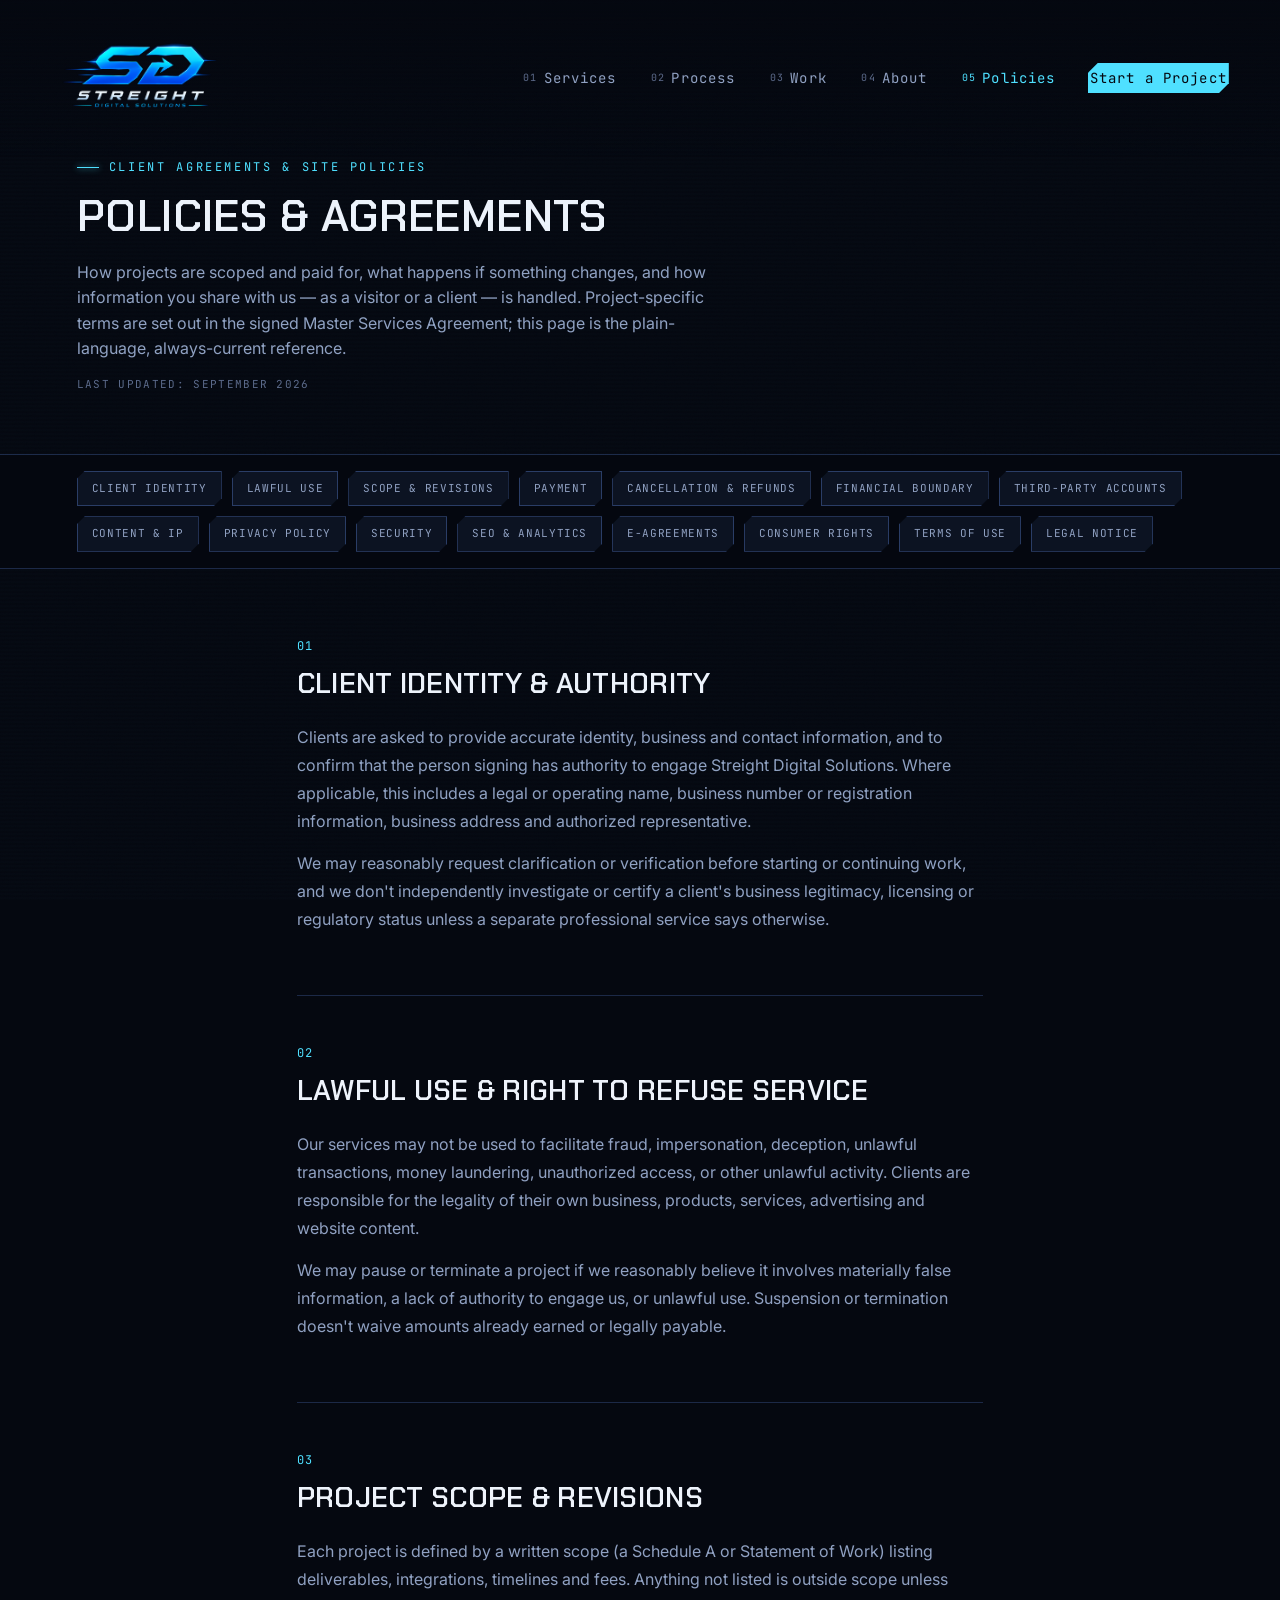
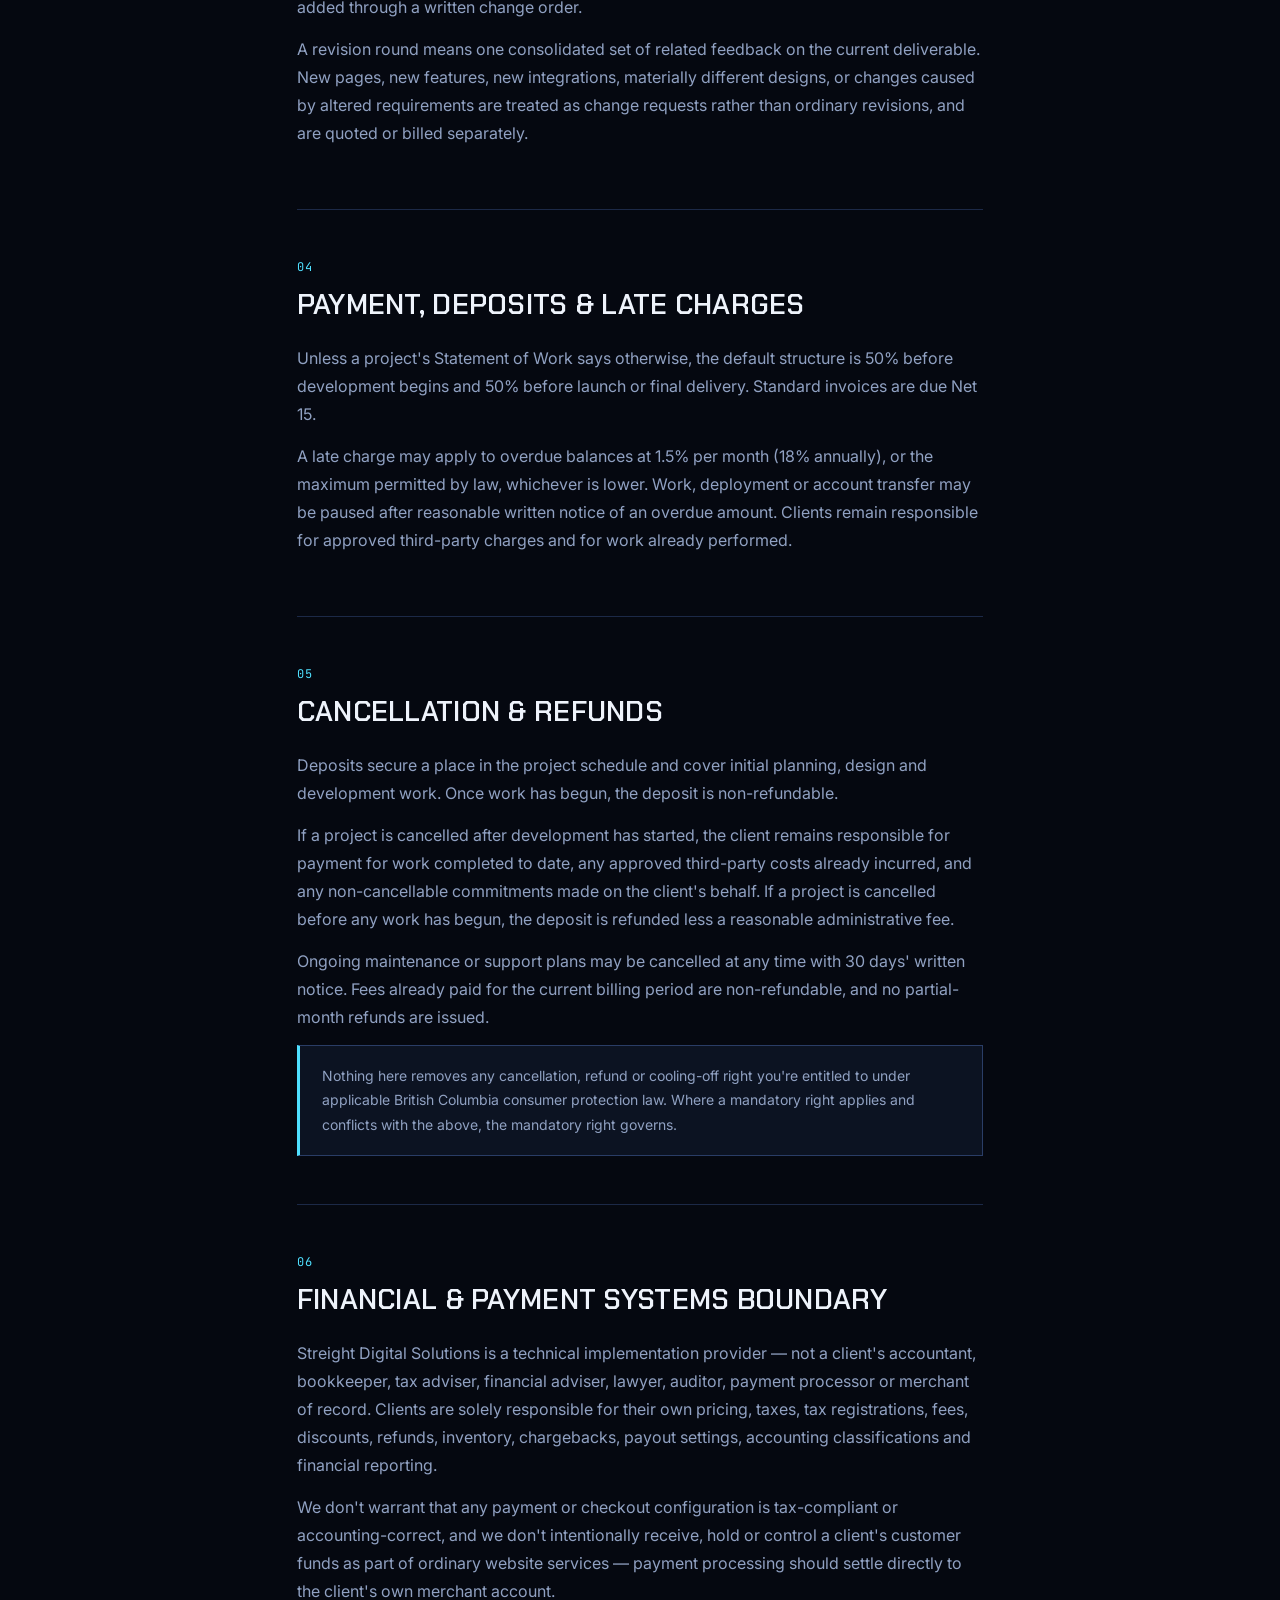
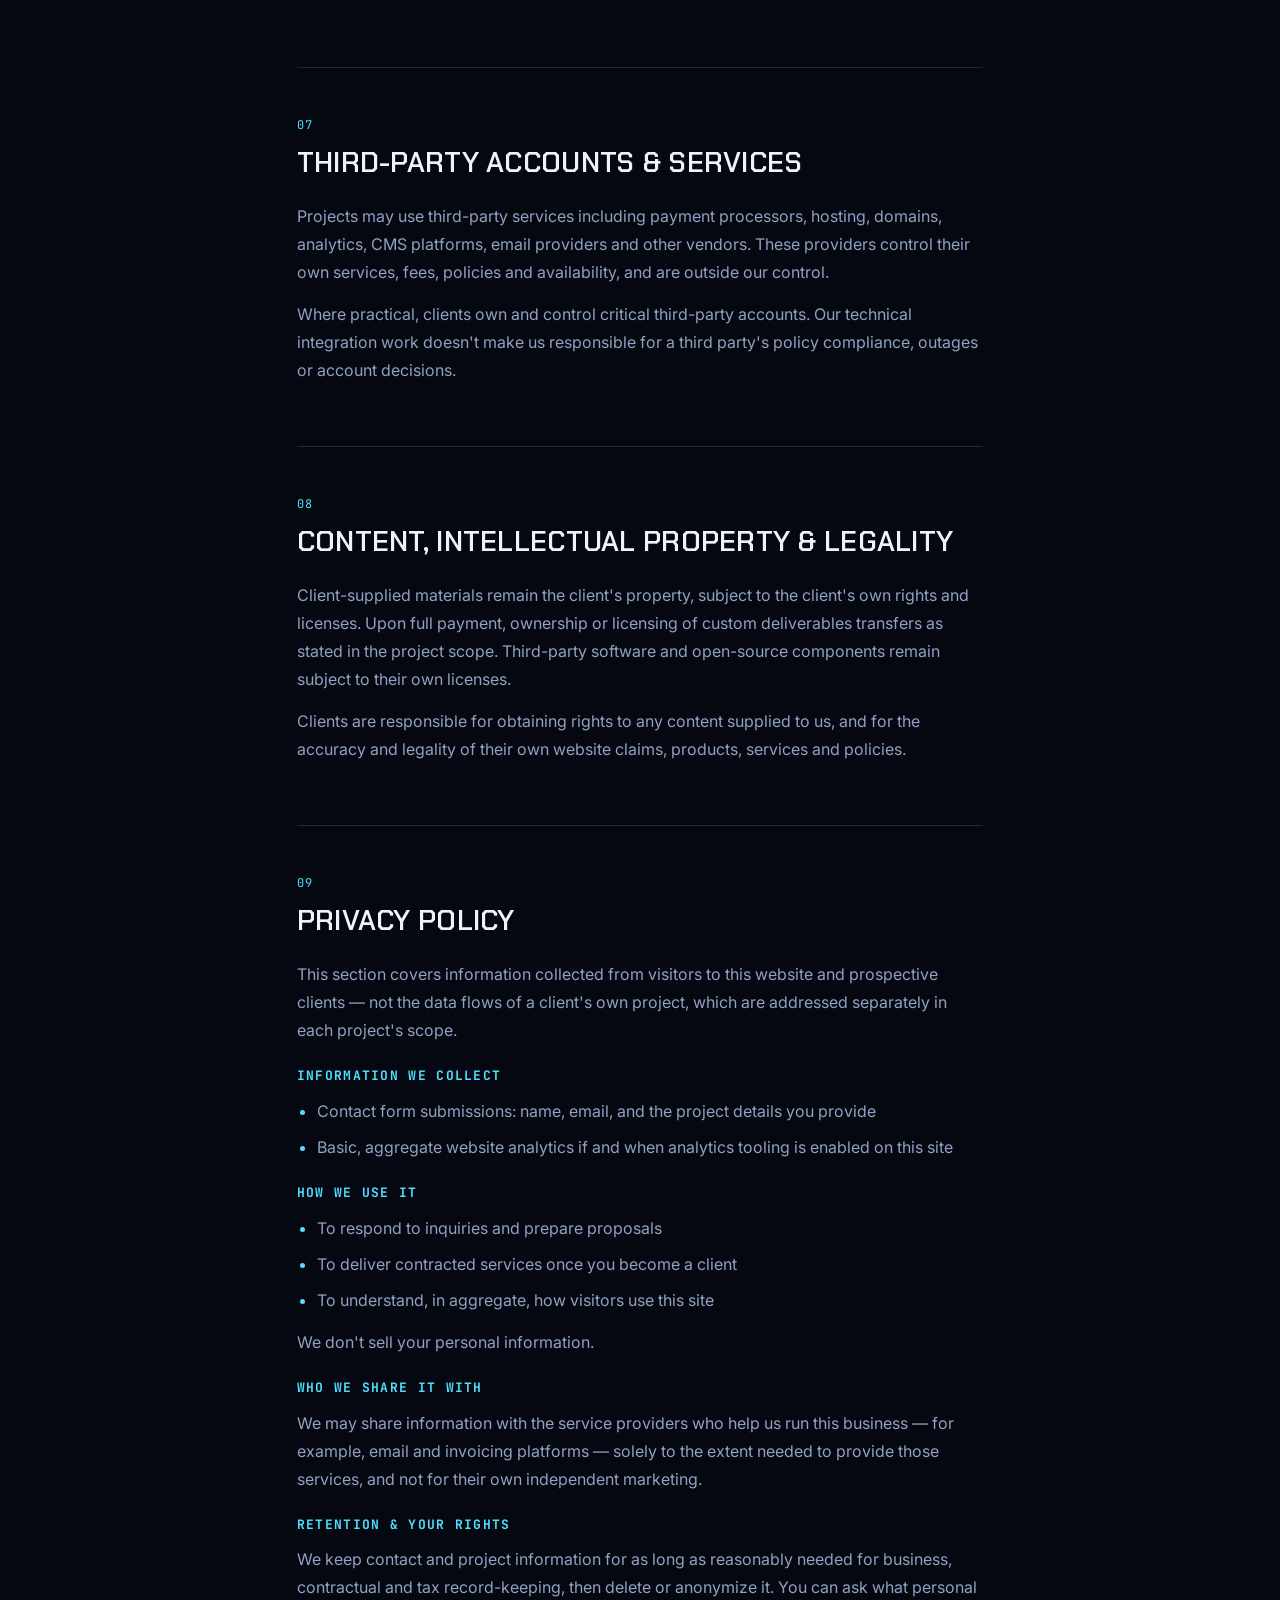
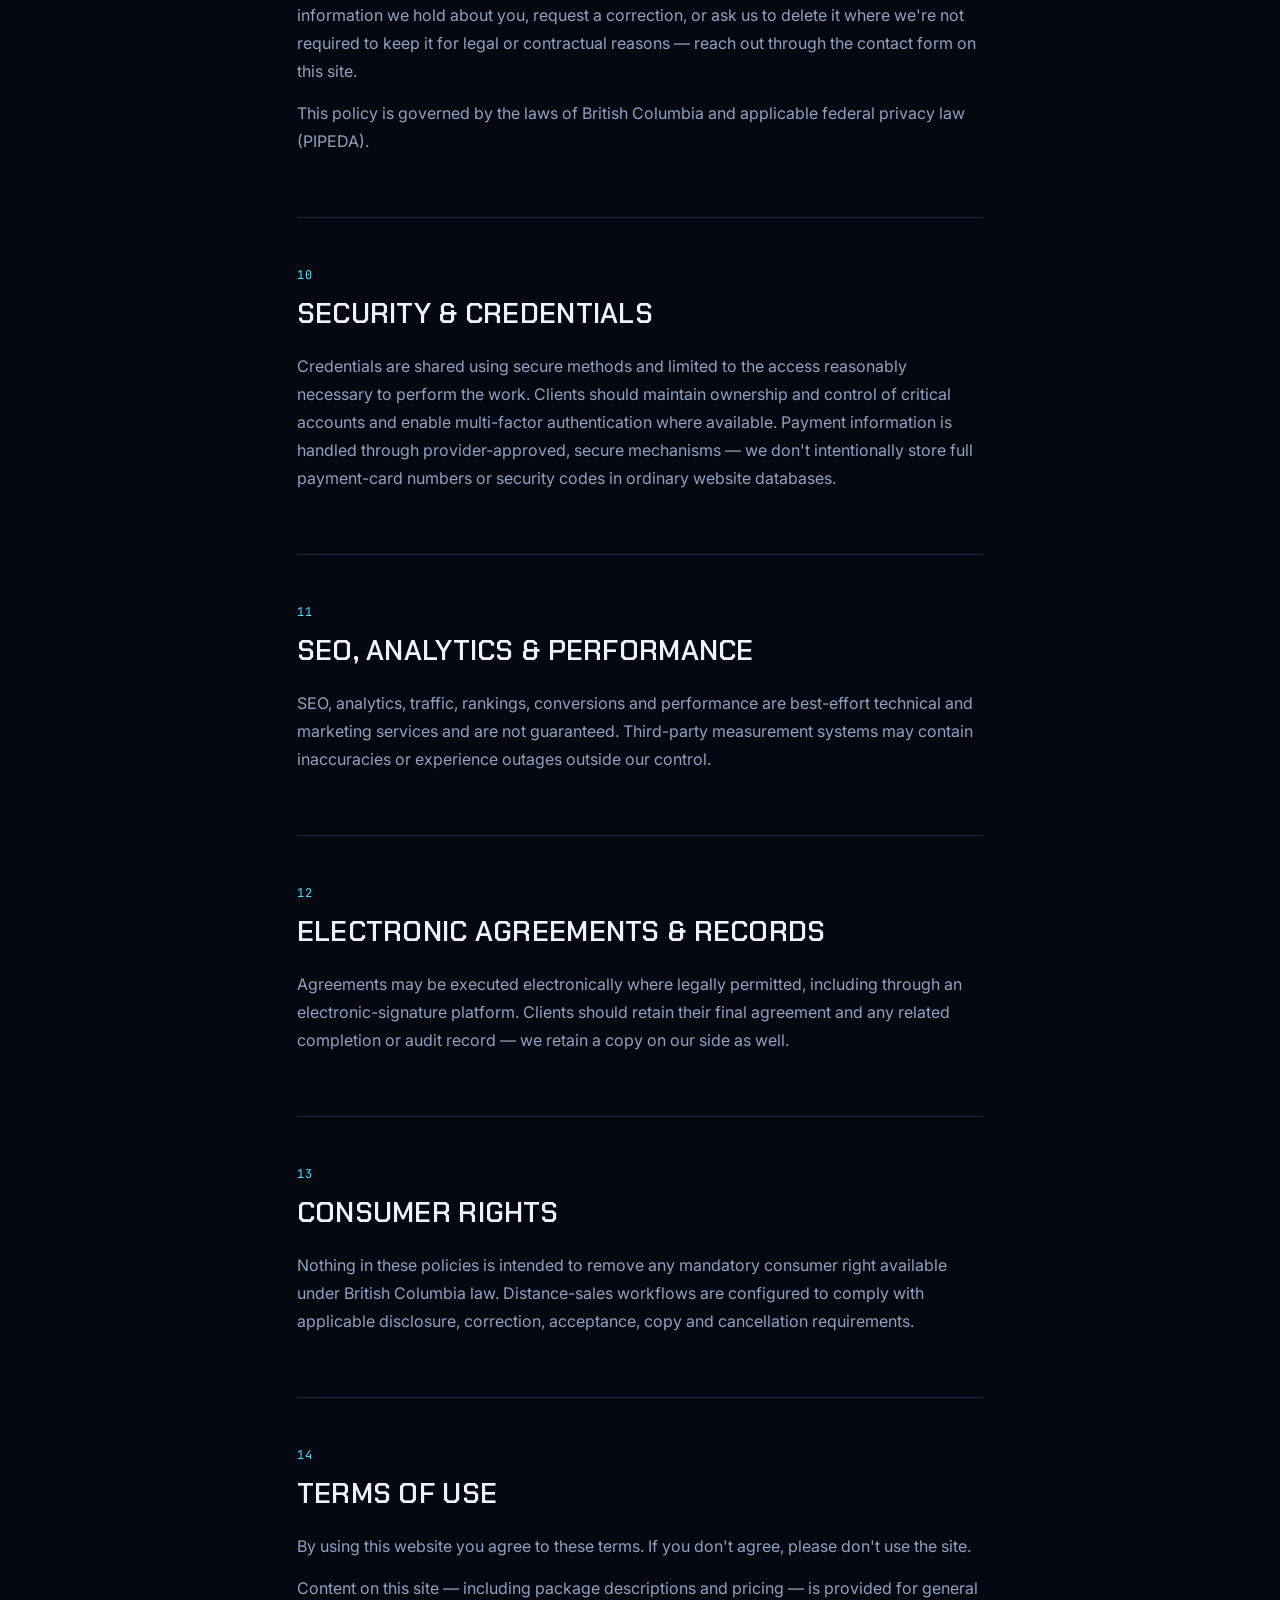
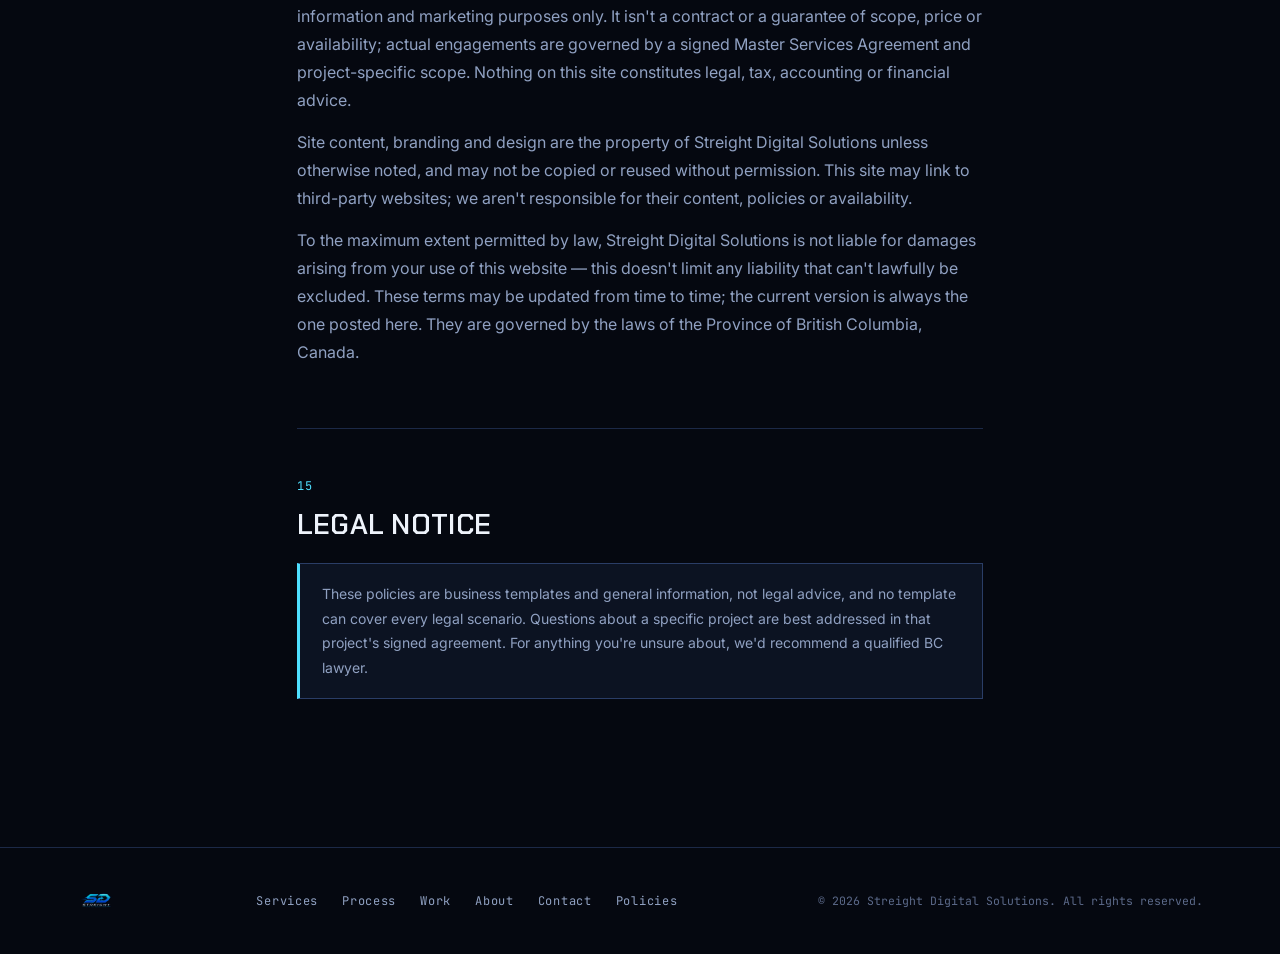
<file: policies.html>
<!DOCTYPE html>
<html lang="en">
<head>
<meta charset="UTF-8">
<meta name="viewport" content="width=device-width, initial-scale=1.0">
<title>Policies & Agreements — Streight Digital Solutions</title>
<meta name="description" content="Client agreements, payment terms, cancellation and refund policy, privacy policy and terms of use for Streight Digital Solutions.">
<link rel="icon" href="assets/logo.png">
<link rel="preconnect" href="https://fonts.googleapis.com">
<link rel="preconnect" href="https://fonts.gstatic.com" crossorigin>
<link href="https://fonts.googleapis.com/css2?family=Chakra+Petch:wght@400;500;600;700&family=Inter:wght@400;500;600&family=JetBrains+Mono:wght@400;500&display=swap" rel="stylesheet">
<link rel="stylesheet" href="css/styles.css">
<link rel="stylesheet" href="css/legal.css">
</head>
<body>

<!-- Loading sequence -->
<div class="loader" id="loader">
  <div class="loader-mark">
    <svg viewBox="0 0 120 80" class="loader-svg">
      <polyline class="loader-path" points="10,60 40,20 70,60 100,20" />
    </svg>
  </div>
  <div class="loader-label"><span>INITIALIZING</span><span class="loader-dots">...</span></div>
</div>

<div class="noise-overlay" aria-hidden="true"></div>
<div class="scanline" aria-hidden="true"></div>

<!-- Nav -->
<header class="site-header" id="siteHeader">
  <div class="header-inner">
    <a href="index.html#top" class="brand">
      <img src="assets/logo.png" alt="Streight Digital Solutions" class="brand-mark">
    </a>
    <nav class="main-nav" id="mainNav">
      <a href="index.html#services" data-label="Services"><span>01</span> Services</a>
      <a href="index.html#process" data-label="Process"><span>02</span> Process</a>
      <a href="index.html#work" data-label="Work"><span>03</span> Work</a>
      <a href="index.html#about" data-label="About"><span>04</span> About</a>
      <a href="policies.html" class="is-current" data-label="Policies"><span>05</span> Policies</a>
      <a href="index.html#contact" class="nav-cta">Start a Project</a>
    </nav>
    <button class="nav-toggle" id="navToggle" aria-label="Toggle menu" aria-expanded="false">
      <span></span><span></span><span></span>
    </button>
  </div>
</header>

<main id="top">

  <!-- LEGAL HERO -->
  <section class="legal-hero">
    <div class="eyebrow"><span class="eyebrow-dash"></span>CLIENT AGREEMENTS &amp; SITE POLICIES</div>
    <h2 class="section-title">Policies &amp; Agreements</h2>
    <p class="legal-hero-sub">How projects are scoped and paid for, what happens if something changes, and how information you share with us — as a visitor or a client — is handled. Project-specific terms are set out in the signed Master Services Agreement; this page is the plain-language, always-current reference.</p>
    <p class="legal-meta">Last updated: September 2026</p>
  </section>

  <!-- QUICK NAV -->
  <nav class="legal-quicknav" aria-label="Policy sections">
    <a href="#identity">Client Identity</a>
    <a href="#lawful-use">Lawful Use</a>
    <a href="#scope">Scope &amp; Revisions</a>
    <a href="#payment">Payment</a>
    <a href="#cancellation">Cancellation &amp; Refunds</a>
    <a href="#financial">Financial Boundary</a>
    <a href="#third-party">Third-Party Accounts</a>
    <a href="#content">Content &amp; IP</a>
    <a href="#privacy">Privacy Policy</a>
    <a href="#security">Security</a>
    <a href="#seo">SEO &amp; Analytics</a>
    <a href="#electronic">E-Agreements</a>
    <a href="#consumer-rights">Consumer Rights</a>
    <a href="#terms">Terms of Use</a>
    <a href="#notice">Legal Notice</a>
  </nav>

  <div class="legal-body">

    <article class="legal-section" id="identity">
      <span class="legal-index">01</span>
      <h2>Client Identity &amp; Authority</h2>
      <p>Clients are asked to provide accurate identity, business and contact information, and to confirm that the person signing has authority to engage Streight Digital Solutions. Where applicable, this includes a legal or operating name, business number or registration information, business address and authorized representative.</p>
      <p>We may reasonably request clarification or verification before starting or continuing work, and we don't independently investigate or certify a client's business legitimacy, licensing or regulatory status unless a separate professional service says otherwise.</p>
    </article>

    <article class="legal-section" id="lawful-use">
      <span class="legal-index">02</span>
      <h2>Lawful Use &amp; Right to Refuse Service</h2>
      <p>Our services may not be used to facilitate fraud, impersonation, deception, unlawful transactions, money laundering, unauthorized access, or other unlawful activity. Clients are responsible for the legality of their own business, products, services, advertising and website content.</p>
      <p>We may pause or terminate a project if we reasonably believe it involves materially false information, a lack of authority to engage us, or unlawful use. Suspension or termination doesn't waive amounts already earned or legally payable.</p>
    </article>

    <article class="legal-section" id="scope">
      <span class="legal-index">03</span>
      <h2>Project Scope &amp; Revisions</h2>
      <p>Each project is defined by a written scope (a Schedule A or Statement of Work) listing deliverables, integrations, timelines and fees. Anything not listed is outside scope unless added through a written change order.</p>
      <p>A revision round means one consolidated set of related feedback on the current deliverable. New pages, new features, new integrations, materially different designs, or changes caused by altered requirements are treated as change requests rather than ordinary revisions, and are quoted or billed separately.</p>
    </article>

    <article class="legal-section" id="payment">
      <span class="legal-index">04</span>
      <h2>Payment, Deposits &amp; Late Charges</h2>
      <p>Unless a project's Statement of Work says otherwise, the default structure is 50% before development begins and 50% before launch or final delivery. Standard invoices are due Net 15.</p>
      <p>A late charge may apply to overdue balances at 1.5% per month (18% annually), or the maximum permitted by law, whichever is lower. Work, deployment or account transfer may be paused after reasonable written notice of an overdue amount. Clients remain responsible for approved third-party charges and for work already performed.</p>
    </article>

    <article class="legal-section" id="cancellation">
      <span class="legal-index">05</span>
      <h2>Cancellation &amp; Refunds</h2>
      <p>Deposits secure a place in the project schedule and cover initial planning, design and development work. Once work has begun, the deposit is non-refundable.</p>
      <p>If a project is cancelled after development has started, the client remains responsible for payment for work completed to date, any approved third-party costs already incurred, and any non-cancellable commitments made on the client's behalf. If a project is cancelled before any work has begun, the deposit is refunded less a reasonable administrative fee.</p>
      <p>Ongoing maintenance or support plans may be cancelled at any time with 30 days' written notice. Fees already paid for the current billing period are non-refundable, and no partial-month refunds are issued.</p>
      <div class="legal-callout">
        <p>Nothing here removes any cancellation, refund or cooling-off right you're entitled to under applicable British Columbia consumer protection law. Where a mandatory right applies and conflicts with the above, the mandatory right governs.</p>
      </div>
    </article>

    <article class="legal-section" id="financial">
      <span class="legal-index">06</span>
      <h2>Financial &amp; Payment Systems Boundary</h2>
      <p>Streight Digital Solutions is a technical implementation provider — not a client's accountant, bookkeeper, tax adviser, financial adviser, lawyer, auditor, payment processor or merchant of record. Clients are solely responsible for their own pricing, taxes, tax registrations, fees, discounts, refunds, inventory, chargebacks, payout settings, accounting classifications and financial reporting.</p>
      <p>We don't warrant that any payment or checkout configuration is tax-compliant or accounting-correct, and we don't intentionally receive, hold or control a client's customer funds as part of ordinary website services — payment processing should settle directly to the client's own merchant account.</p>
    </article>

    <article class="legal-section" id="third-party">
      <span class="legal-index">07</span>
      <h2>Third-Party Accounts &amp; Services</h2>
      <p>Projects may use third-party services including payment processors, hosting, domains, analytics, CMS platforms, email providers and other vendors. These providers control their own services, fees, policies and availability, and are outside our control.</p>
      <p>Where practical, clients own and control critical third-party accounts. Our technical integration work doesn't make us responsible for a third party's policy compliance, outages or account decisions.</p>
    </article>

    <article class="legal-section" id="content">
      <span class="legal-index">08</span>
      <h2>Content, Intellectual Property &amp; Legality</h2>
      <p>Client-supplied materials remain the client's property, subject to the client's own rights and licenses. Upon full payment, ownership or licensing of custom deliverables transfers as stated in the project scope. Third-party software and open-source components remain subject to their own licenses.</p>
      <p>Clients are responsible for obtaining rights to any content supplied to us, and for the accuracy and legality of their own website claims, products, services and policies.</p>
    </article>

    <article class="legal-section" id="privacy">
      <span class="legal-index">09</span>
      <h2>Privacy Policy</h2>
      <p>This section covers information collected from visitors to this website and prospective clients — not the data flows of a client's own project, which are addressed separately in each project's scope.</p>
      <h3>Information we collect</h3>
      <ul>
        <li>Contact form submissions: name, email, and the project details you provide</li>
        <li>Basic, aggregate website analytics if and when analytics tooling is enabled on this site</li>
      </ul>
      <h3>How we use it</h3>
      <ul>
        <li>To respond to inquiries and prepare proposals</li>
        <li>To deliver contracted services once you become a client</li>
        <li>To understand, in aggregate, how visitors use this site</li>
      </ul>
      <p>We don't sell your personal information.</p>
      <h3>Who we share it with</h3>
      <p>We may share information with the service providers who help us run this business — for example, email and invoicing platforms — solely to the extent needed to provide those services, and not for their own independent marketing.</p>
      <h3>Retention &amp; your rights</h3>
      <p>We keep contact and project information for as long as reasonably needed for business, contractual and tax record-keeping, then delete or anonymize it. You can ask what personal information we hold about you, request a correction, or ask us to delete it where we're not required to keep it for legal or contractual reasons — reach out through the contact form on this site.</p>
      <p>This policy is governed by the laws of British Columbia and applicable federal privacy law (PIPEDA).</p>
    </article>

    <article class="legal-section" id="security">
      <span class="legal-index">10</span>
      <h2>Security &amp; Credentials</h2>
      <p>Credentials are shared using secure methods and limited to the access reasonably necessary to perform the work. Clients should maintain ownership and control of critical accounts and enable multi-factor authentication where available. Payment information is handled through provider-approved, secure mechanisms — we don't intentionally store full payment-card numbers or security codes in ordinary website databases.</p>
    </article>

    <article class="legal-section" id="seo">
      <span class="legal-index">11</span>
      <h2>SEO, Analytics &amp; Performance</h2>
      <p>SEO, analytics, traffic, rankings, conversions and performance are best-effort technical and marketing services and are not guaranteed. Third-party measurement systems may contain inaccuracies or experience outages outside our control.</p>
    </article>

    <article class="legal-section" id="electronic">
      <span class="legal-index">12</span>
      <h2>Electronic Agreements &amp; Records</h2>
      <p>Agreements may be executed electronically where legally permitted, including through an electronic-signature platform. Clients should retain their final agreement and any related completion or audit record — we retain a copy on our side as well.</p>
    </article>

    <article class="legal-section" id="consumer-rights">
      <span class="legal-index">13</span>
      <h2>Consumer Rights</h2>
      <p>Nothing in these policies is intended to remove any mandatory consumer right available under British Columbia law. Distance-sales workflows are configured to comply with applicable disclosure, correction, acceptance, copy and cancellation requirements.</p>
    </article>

    <article class="legal-section" id="terms">
      <span class="legal-index">14</span>
      <h2>Terms of Use</h2>
      <p>By using this website you agree to these terms. If you don't agree, please don't use the site.</p>
      <p>Content on this site — including package descriptions and pricing — is provided for general information and marketing purposes only. It isn't a contract or a guarantee of scope, price or availability; actual engagements are governed by a signed Master Services Agreement and project-specific scope. Nothing on this site constitutes legal, tax, accounting or financial advice.</p>
      <p>Site content, branding and design are the property of Streight Digital Solutions unless otherwise noted, and may not be copied or reused without permission. This site may link to third-party websites; we aren't responsible for their content, policies or availability.</p>
      <p>To the maximum extent permitted by law, Streight Digital Solutions is not liable for damages arising from your use of this website — this doesn't limit any liability that can't lawfully be excluded. These terms may be updated from time to time; the current version is always the one posted here. They are governed by the laws of the Province of British Columbia, Canada.</p>
    </article>

    <article class="legal-section" id="notice">
      <span class="legal-index">15</span>
      <h2>Legal Notice</h2>
      <div class="legal-callout">
        <p>These policies are business templates and general information, not legal advice, and no template can cover every legal scenario. Questions about a specific project are best addressed in that project's signed agreement. For anything you're unsure about, we'd recommend a qualified BC lawyer.</p>
      </div>
    </article>

  </div>

</main>

<footer class="site-footer">
  <div class="footer-inner">
    <img src="assets/logo.png" alt="Streight Digital Solutions" class="footer-mark">
    <div class="footer-links">
      <a href="index.html#services">Services</a>
      <a href="index.html#process">Process</a>
      <a href="index.html#work">Work</a>
      <a href="index.html#about">About</a>
      <a href="index.html#contact">Contact</a>
      <a href="policies.html">Policies</a>
    </div>
    <div class="footer-meta">© <span id="year"></span> Streight Digital Solutions. All rights reserved.</div>
  </div>
</footer>

<script src="js/main.js"></script>
</body>
</html>
</file>
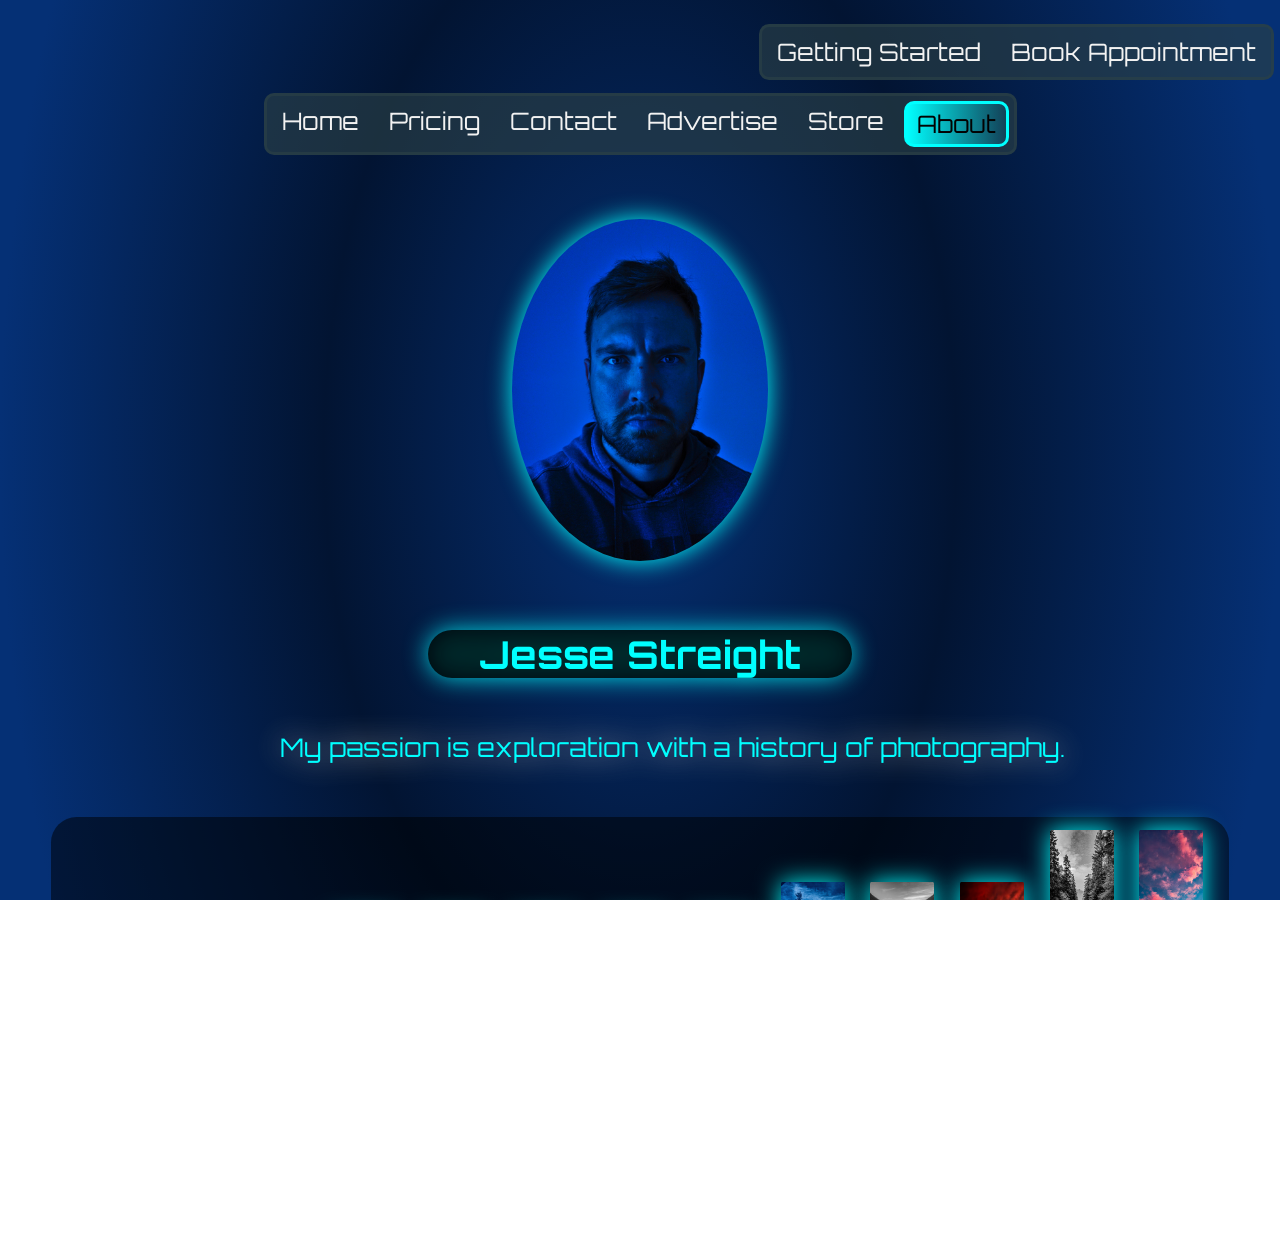
<file: pages/about.html>
<!DOCTYPE html>
<html>
<head>
    <meta name="viewport" content="width=device-width, initial-scale=1.0" charset="UTF-8">
    <!-- Meta-Tag for the page title -->
    <title>Streight Digital Solutions - About</title>

    <!-- META  -->
    <meta charset='UTF-8'>
    <meta name="description" content="Streight Digital Solutions offers website design for all small businesses looking to freshen their online presense">
    <meta name="google-site-verification" content="4HdGFrnTLafXFRQ3cnuSoiTkL1_NfDCdos7FNsLRY7A" />
    <meta name="robots" content="index, follow">
    <meta name="author" content="Streight Digital Solutions">
    <meta property="og:description" content="Streight Digital Solutions offers website design for all small businesses looking to freshen their online presense."/>
    <meta property="og:url" content="https://whatsapp.com"/>
    <meta property="og:image" href="/assets/images/favicon.png"/>
    <meta http-equiv="cache-control" content="no-cache">
    <meta http-equiv='expires' content='0'>
    <meta http-equiv='pragma' content='no-cache'>

    <!-- LINKS  -->
    <link rel="icon" type="image/png" href="/assets/images/favicon.png"/>
    <link rel="stylesheet" href="/styles/root.css">
    <link rel="preconnect" href="https://fonts.googleapis.com">
    <link rel="preconnect" href="https://fonts.gstatic.com" crossorigin>
    <link href="https://fonts.googleapis.com/css?family=Orbitron|Oxanium" rel="stylesheet">
    <link rel="canonical" href="https://www.streightdigital.ca/pages/about.html"/>
</head>


<!-- GOOGLE ANALYTICS -->
<script async src="https://www.googletagmanager.com/gtag/js?id=G-WD24386N6K"></script>
<script>
  window.dataLayer = window.dataLayer || [];
  function gtag(){dataLayer.push(arguments);}
  gtag('js', new Date());

  gtag('config', 'G-WD24386N6K');
</script>

    <body>
        <img class="backdrop" src="/assets/images/web-backdrop.svg"><img>
        <div class="guidebox">
            <nav class="guidenav" id="nav">
                <a id="nav-link" href="./gettingstarted.html">Getting Started</a>
                <a id="nav-link" href="https://app.squareup.com/appointments/book/uvwdieu2xk563o/LWPVVPBBXMT99/start">Book Appointment</a>
            </nav>
        </div>
        <!-- Mobile Navigation -->
        <button class="nav-icon" onclick="displayMenu();"><img class="nav-icon-img" src="/assets/images/icons/menu-bar-icon.svg"></img></button>
        <nav class="mobile-nav" id="mobile-nav">
            <a id="nav-link" href="../index.html">Home</a>
            <a id="nav-link" href="./pricing.html">Pricing</a>
            <a id="nav-link" href="./contact.html">Contact</a>
            <a id="nav-link" href="./advertise.html">Advertise</a>
            <a id="nav-link" href="./store.html">Store</a>
            <a class="active" id="nav-link" href="./about.html">About</a>
            <a id="nav-link" href="./gettingstarted.html">Getting Started</a>
            <a id="nav-link" href="https://app.squareup.com/appointments/book/uvwdieu2xk563o/LWPVVPBBXMT99/start">Book Appointment</a>
        </nav>
        <!-- Navigation -->
        <nav class="desktop-nav">
            <a id="nav-link" href="../index.html">Home</a>
            <a id="nav-link" href="./pricing.html">Pricing</a>
            <a id="nav-link" href="./contact.html">Contact</a>
            <a id="nav-link" href="./advertise.html">Advertise</a>
            <a id="nav-link" href="./store.html">Store</a>
            <a class="active" id="nav-link" href="./about.html">About</a>
        </nav>
        <img class="profile-photo" src="/assets/images/portfolio/jesse.jpg"><img>
        <h1 class="title2">Jesse Streight</h1>

        <section>
            
            <p class="glowing-paragraph">My passion is exploration with a history of photography.
        </section>
        <section class="photo-gallery">
            <img class="folio-img" src="/assets/images/portfolio/PSX_20250824_004124.jpg"><img>
            <img class="folio-img" src="/assets/images/portfolio/PSX_20220820_171855.jpg"><img>
            <img class="folio-img" src="/assets/images/portfolio/PSX_20220829_123626.jpg"><img>
            <img class="folio-img" src="/assets/images/portfolio/097_edited.jpg"><img>
            <img class="folio-img" src="/assets/images/portfolio/PSX_20250811_154352.jpg"><img>
            <img class="folio-img" src="/assets/images/portfolio/PSX_20250812_170107.jpg"><img>
            <img class="folio-img" src="/assets/images/portfolio/PSX_20250817_161425.jpg"><img>
            <img class="folio-img" src="/assets/images/portfolio/PSX_20260510_214053.jpg"><img>
            <img class="folio-img" src="/assets/images/portfolio/PSX_20251014_164842.jpg"><img>
            <img class="folio-img" src="/assets/images/portfolio/IMG_4351-2.jpg"><img>
            <img class="folio-img" src="/assets/images/portfolio/PSX_20251123_163514.jpg"><img>
            <img class="folio-img" src="/assets/images/portfolio/PSX_20260519_154351.jpg"><img>
            <img class="folio-img" src="/assets/images/portfolio/PSX_20251025_151602.jpg"><img>
        </section>
        <section>
            <p class="glowing-paragraph">I am a environmental sciences and geographic information systems graduate now persuing a journey in web development.
                <br>
                <br>
                Combining a passion for tech with the new challenge of becoming a small business owner, I now design new creations on a digital canvas: The Web.
        </section>
        <footer>

        </footer>
    </body>
    <!-- SCRIPT  -->
    <script src="https://cdn.jsdelivr.net/npm/gsap@3.15/dist/gsap.min.js"></script>
    <script src="/scripts/scripts.js" type="text/javascript"></script>
</html>
</file>
<file: css/styles.css>
/* ==========================================================================
   STREIGHT DIGITAL SOLUTIONS — Design Tokens
   ========================================================================== */
:root{
  --bg: #050810;
  --bg-alt: #090e1a;
  --panel: #0c1322;
  --panel-2: #0f1830;
  --border: #1c2947;
  --border-bright: #2a3d66;

  --blue-deep: #0e42c9;
  --blue: #2f7dff;
  --cyan: #4fe0ff;
  --cyan-soft: rgba(79,224,255,0.14);

  --white: #eef3fb;
  --muted: #90a1c2;
  --muted-dim: #5c6a8a;

  --font-display: 'Chakra Petch', sans-serif;
  --font-body: 'Inter', sans-serif;
  --font-mono: 'JetBrains Mono', monospace;

  --ease: cubic-bezier(.16,.84,.44,1);
  --cut: 14px;
}

*{ margin:0; padding:0; box-sizing:border-box; }

html{ scroll-behavior:smooth; }

@media (prefers-reduced-motion: reduce){
  html{ scroll-behavior:auto; }
  *{ animation-duration:0.001ms !important; animation-iteration-count:1 !important; transition-duration:0.001ms !important; }
}

body{
  background:var(--bg);
  color:var(--white);
  font-family:var(--font-body);
  font-size:16px;
  line-height:1.6;
  overflow-x:hidden;
  -webkit-font-smoothing:antialiased;
}

img{ max-width:100%; display:block; }
a{ color:inherit; text-decoration:none; }
button{ font-family:inherit; cursor:pointer; }
::selection{ background:var(--cyan); color:#000; }

:focus-visible{
  outline:2px solid var(--cyan);
  outline-offset:3px;
}
/* ==========================================================================
   Links
   ========================================================================== */

.links a{ font-family:var(--font-mono); font-size:12px; color:var(--muted); letter-spacing:0.06em; transition:color .2s; }
.links a:hover{ color:var(--cyan); }

/* ==========================================================================
   Ambient overlays
   ========================================================================== */
.noise-overlay{
  position:fixed; inset:0; z-index:2; pointer-events:none; opacity:0.035; mix-blend-mode:overlay;
  background-image:url("data:image/svg+xml,%3Csvg xmlns='http://www.w3.org/2000/svg' width='120' height='120'%3E%3Cfilter id='n'%3E%3CfeTurbulence type='fractalNoise' baseFrequency='0.9' numOctaves='2' stitchTiles='stitch'/%3E%3C/filter%3E%3Crect width='100%25' height='100%25' filter='url(%23n)'/%3E%3C/svg%3E");
}
.scanline{
  position:fixed; inset:0; z-index:3; pointer-events:none;
  background:linear-gradient(to bottom, transparent 0%, rgba(79,224,255,0.03) 50%, transparent 100%);
  background-size:100% 4px;
  opacity:0.5;
}

/* ==========================================================================
   Loader
   ========================================================================== */
.loader{
  position:fixed; inset:0; z-index:999; background:var(--bg);
  display:flex; flex-direction:column; align-items:center; justify-content:center; gap:24px;
  transition:opacity .6s var(--ease), visibility .6s var(--ease);
}
.loader.is-hidden{ opacity:0; visibility:hidden; }
.loader-svg{ width:80px; height:56px; overflow:visible; }
.loader-path{
  fill:none; stroke:var(--cyan); stroke-width:5; stroke-linecap:square; stroke-linejoin:miter;
  filter:drop-shadow(0 0 8px var(--cyan));
  stroke-dasharray:220; stroke-dashoffset:220;
  animation:draw 1.1s var(--ease) forwards;
}
@keyframes draw{ to{ stroke-dashoffset:0; } }
.loader-label{
  font-family:var(--font-mono); font-size:11px; letter-spacing:0.3em; color:var(--muted);
  display:flex; gap:4px;
}
.loader-dots{ animation:blink 1.2s steps(1) infinite; }
@keyframes blink{ 50%{ opacity:0; } }

/* ==========================================================================
   Header / Nav
   ========================================================================== */
.site-header{
  position:fixed; top:0; left:0; right:0; z-index:100;
  padding:18px clamp(20px,4vw,56px);
  display:flex; align-items:center;
  background:linear-gradient(to bottom, rgba(5,8,16,0.9), transparent);
  transition:background .3s var(--ease), border-color .3s var(--ease), padding .3s var(--ease);
  border-bottom:1px solid transparent;
}
.site-header.is-scrolled{
  background:rgba(5,8,16,0.85);
  backdrop-filter:blur(10px);
  border-bottom:1px solid var(--border);
  padding-top:12px; padding-bottom:12px;
}
.header-inner{
  width:100%; display:flex; align-items:center; justify-content:space-between;
}
.brand-mark{ height:120px; width:auto; }

.main-nav{ display:flex; align-items:center; gap:clamp(18px,2.4vw,36px); }
.main-nav a{
  font-family:var(--font-mono); font-size:14px; letter-spacing:0.08em; color:var(--muted);
  display:flex; align-items:center; gap:6px; transition:color .25s var(--ease);
  position:relative; padding:4px 2px;
}
.main-nav a span{ color:var(--muted-dim); font-size:10px; }
.main-nav a:hover, .main-nav a:focus-visible{ color:var(--white); }
.main-nav a:not(.nav-cta)::after{
  content:''; position:absolute; left:0; bottom:-2px; width:0; height:1px; background:var(--cyan);
  box-shadow:0 0 6px var(--cyan); transition:width .3s var(--ease);
}
.main-nav a:not(.nav-cta):hover::after{ width:100%; }

.nav-cta{
  font-family:var(--font-mono); font-size:12px; letter-spacing:0.06em;
  color:var(--bg) !important; background:var(--cyan);
  padding:10px 20px;
  clip-path:polygon(10px 0,100% 0,100% calc(100% - 10px),calc(100% - 10px) 100%,0 100%,0 10px);
  transition:filter .25s var(--ease), transform .2s var(--ease);
}
.nav-cta:hover{ filter:brightness(1.15); transform:translateY(-1px); }

.nav-toggle{
  display:none; flex-direction:column; gap:5px; background:none; border:none; padding:6px; z-index:110;
}
.nav-toggle span{ width:24px; height:2px; background:var(--white); transition:transform .3s var(--ease), opacity .3s var(--ease); }

/* ==========================================================================
   Layout helpers
   ========================================================================== */
.section{ padding:120px clamp(20px,6vw,80px); position:relative; }
.section-head{ max-width:640px; margin-bottom:56px; }
.section-title{
  font-family:var(--font-display); font-weight:600; text-transform:uppercase;
  font-size:clamp(28px,4vw,44px); line-height:1.15; letter-spacing:0.01em; margin-top:14px;
}
.eyebrow{
  display:inline-flex; align-items:center; gap:10px;
  font-family:var(--font-mono); font-size:12px; letter-spacing:0.22em; color:var(--cyan); text-transform:uppercase;
}
.eyebrow-dash{ width:22px; height:1px; background:var(--cyan); box-shadow:0 0 6px var(--cyan); }

/* ==========================================================================
   Hero
   ========================================================================== */
.hero{
  position:relative; min-height:100vh; display:flex; align-items:center; justify-content:center;
  overflow:hidden; padding:120px 20px 60px;
}
.hero-canvas{ position:absolute; inset:0; width:100%; height:100%; z-index:0; }
.hero-grid{
  position:absolute; inset:0; z-index:1; pointer-events:none;
  background-image:
    linear-gradient(rgba(79,224,255,0.05) 1px, transparent 1px),
    linear-gradient(90deg, rgba(79,224,255,0.05) 1px, transparent 1px);
  background-size:64px 64px;
  mask-image:radial-gradient(ellipse 70% 60% at 50% 45%, black 30%, transparent 75%);
}
.hero-content{ position:relative; z-index:2; text-align:center; max-width:920px; }
.hero .eyebrow{ justify-content:center; margin-bottom:22px; }
.hero-title{
  font-family:var(--font-display); font-weight:700; text-transform:uppercase;
  font-size:clamp(38px,8vw,88px); line-height:1.02; letter-spacing:0.01em;
  margin-bottom: 200px;
}
.hero-title-line{ display:block; opacity:0; transform:translateY(30px); animation:riseIn .8s var(--ease) forwards; }
.hero-title-line:nth-child(2){ animation-delay:.15s; }
.hero-title-accent{
  background:linear-gradient(100deg, var(--blue) 10%, var(--cyan) 60%);
  -webkit-background-clip:text; background-clip:text; color:transparent;
  filter:drop-shadow(0 0 22px rgba(79,224,255,0.35));
}
@keyframes riseIn{ to{ opacity:1; transform:translateY(0); } }

.hero-sub{
  margin:26px auto 0; max-width:560px; color:var(--muted); font-size:17px;
  opacity:0; animation:riseIn .8s var(--ease) forwards; animation-delay:.35s;
}
.hero-actions{
  margin-top:40px; display:flex; gap:16px; justify-content:center; flex-wrap:wrap;
  opacity:0; animation:riseIn .8s var(--ease) forwards; animation-delay:.5s;
}

.hero-scroll{
  position:absolute; bottom:-20px; left:50%; transform:translateX(-50%); z-index:2;
  display:flex; flex-direction:column; align-items:center; gap:10px;
  font-family:var(--font-mono); font-size:10px; letter-spacing:0.3em; color:var(--muted-dim);
  padding:10px 0; text-transform:uppercase;
  
}
.hero-scroll-line{ width:1px; height:36px; background:linear-gradient(var(--cyan), transparent); animation:scrollPulse 2s ease-in-out infinite; }
@keyframes scrollPulse{ 0%,100%{ transform:scaleY(1); opacity:.6; } 50%{ transform:scaleY(1.3); opacity:1; } }

/* ==========================================================================
   Buttons
   ========================================================================== */
.btn{
  position:relative; display:inline-flex; align-items:center; justify-content:center;
  font-family:var(--font-mono); font-size:13px; letter-spacing:0.08em; text-transform:uppercase;
  padding:15px 30px; transition:transform .2s var(--ease), filter .2s var(--ease);
  clip-path:polygon(12px 0,100% 0,100% calc(100% - 12px),calc(100% - 12px) 100%,0 100%,0 12px);
}
.btn-primary{ background:linear-gradient(100deg, var(--blue), var(--cyan)); color:#04101f; font-weight:600; }
.btn-primary:hover{ filter:brightness(1.12); transform:translateY(-2px); }
.btn-ghost{ background:var(--panel); color:var(--white); border:1px solid var(--border-bright); }
.btn-ghost:hover{ border-color:var(--cyan); color:var(--cyan); transform:translateY(-2px); }
.btn-block{ width:100%; }

/* ==========================================================================
   Ticker
   ========================================================================== */
.ticker{
  border-top:1px solid var(--border); border-bottom:1px solid var(--border);
  background:var(--bg-alt); overflow:hidden; padding:16px 0;
}
.ticker-track{
  display:flex; gap:28px; white-space:nowrap; width:max-content;
  font-family:var(--font-mono); font-size:13px; letter-spacing:0.12em; color:var(--muted);
  animation:tickerMove 20s linear infinite;
}
.ticker-sep{ color:var(--cyan); }
@keyframes tickerMove{ from{ transform:translateX(0); } to{ transform:translateX(-50%); } }

/* ==========================================================================
   Services
   ========================================================================== */
.services-grid{
  display:grid; grid-template-columns:repeat(auto-fit, minmax(260px, 1fr)); gap:1px;
  background:var(--border); border:1px solid var(--border);
}
.service-card{
  background:var(--panel); padding:36px 30px; position:relative;
  transition:background .3s var(--ease);
}
.service-card:hover{ background:var(--panel-2); }
.service-card::before{
  content:''; position:absolute; top:0; left:0; width:0; height:2px; background:var(--cyan);
  box-shadow:0 0 8px var(--cyan); transition:width .35s var(--ease);
}
.service-card:hover::before{ width:100%; }
.service-index{ font-family:var(--font-mono); font-size:12px; color:var(--muted-dim); margin-bottom:18px; }
.service-card h3{ font-family:var(--font-display); font-size:20px; text-transform:uppercase; margin-bottom:12px; letter-spacing:0.01em; }
.service-card p{ color:var(--muted); font-size:14.5px; margin-bottom:20px; }
.service-tags{ display:flex; gap:8px; flex-wrap:wrap; }
.service-tags span{
  font-family:var(--font-mono); font-size:10.5px; letter-spacing:0.05em; color:var(--cyan);
  border:1px solid var(--border-bright); padding:4px 9px; background:var(--cyan-soft);
}

/* ==========================================================================
   Process
   ========================================================================== */
.process-track{
  position:relative; display:grid; grid-template-columns:repeat(4, 1fr); gap:32px;
}
.process-line{
  position:absolute; top:14px; left:0; right:0; height:1px; background:var(--border-bright);
  z-index:0;
}
.process-step{ position:relative; z-index:1; }
.process-num{
  font-family:var(--font-mono); font-size:13px; color:var(--bg); background:var(--cyan);
  width:28px; height:28px; display:flex; align-items:center; justify-content:center;
  margin-bottom:22px; box-shadow:0 0 14px rgba(79,224,255,0.45);
}
.process-step h3{ font-family:var(--font-display); font-size:19px; text-transform:uppercase; margin-bottom:10px; }
.process-step p{ color:var(--muted); font-size:14.5px; }

/* ==========================================================================
   Stats
   ========================================================================== */
.stats{
  display:grid; grid-template-columns:repeat(4, 1fr);
  border-top:1px solid var(--border); border-bottom:1px solid var(--border);
  background:var(--bg-alt);
}
.stat{
  padding:52px 24px; text-align:center; border-left:1px solid var(--border);
}
.stat:first-child{ border-left:none; }
.stat-num{
  font-family:var(--font-display); font-weight:700; font-size:clamp(32px,4vw,48px);
  color:var(--white); text-shadow:0 0 24px rgba(79,224,255,0.25);
}
.stat-label{ margin-top:8px; font-family:var(--font-mono); font-size:11px; letter-spacing:0.1em; color:var(--muted); text-transform:uppercase; }

/* ==========================================================================
   Work
   ========================================================================== */
.work-grid{ display:grid; grid-template-columns:repeat(auto-fit, minmax(300px, 1fr)); gap:28px; }
.work-card{
  border:1px solid var(--border); background:var(--panel); overflow:hidden;
  transition:border-color .3s var(--ease), transform .3s var(--ease);
}
.work-card:hover{ border-color:var(--border-bright); transform:translateY(-4px); }
.work-media{
  height:190px;
  background:
    image(var(--work-media)) center/cover no-repeat,
    repeating-linear-gradient(115deg, transparent 0 18px, rgba(255,255,255,0.03) 18px 19px),
    linear-gradient(140deg, var(--tint,#2f7dff) 0%, #060a14 85%);
  position:relative;
}
.work-media::after{
  content:''; position:absolute; inset:0;
  background:linear-gradient(0deg, var(--panel) 0%, transparent 40%);
}
.work-meta{ padding:26px; }
.work-meta h3{ font-family:var(--font-display); font-size:18px; text-transform:uppercase; margin-bottom:10px; }
.work-meta p{ color:var(--muted); font-size:14px; margin-bottom:16px; }

/* ==========================================================================
   About
   ========================================================================== */
.about-grid{ display:grid; grid-template-columns:1.3fr 1fr; gap:64px; align-items:start; }
.about-copy p{ color:var(--muted); margin-top:18px; font-size:15.5px; max-width:520px; }
.about-panel{ border:1px solid var(--border); background:var(--panel); }
.about-panel-row{
  display:flex; justify-content:space-between; padding:20px 26px; border-bottom:1px solid var(--border);
  font-family:var(--font-mono); font-size:13px;
}
.about-panel-row:last-child{ border-bottom:none; }
.about-panel-row span{ color:var(--muted); text-transform:uppercase; letter-spacing:0.06em; }
.about-panel-row strong{ color:var(--cyan); font-weight:500; }

/* ==========================================================================
   Contact
   ========================================================================== */
.contact-panel{
  max-width:640px; margin:0 auto; text-align:center;
  border:1px solid var(--border-bright); background:var(--panel);
  padding:clamp(36px,6vw,64px); position:relative;
}
.contact-panel::before{
  content:''; position:absolute; inset:0; border:1px solid var(--cyan); opacity:0.15; pointer-events:none;
  clip-path:polygon(0 0,24px 0,0 24px);
}
.contact .eyebrow{ justify-content:center; }
.contact-sub{ color:var(--muted); margin:16px 0 32px; }
.contact-form{ text-align:left; display:flex; flex-direction:column; gap:18px; }
.form-row{ display:flex; flex-direction:column; gap:8px; }
.form-row label{ font-family:var(--font-mono); font-size:11px; letter-spacing:0.1em; color:var(--muted); text-transform:uppercase; }
.form-row input, .form-row textarea{
  background:var(--bg-alt); border:1px solid var(--border-bright); color:var(--white);
  padding:13px 14px; font-family:var(--font-body); font-size:14.5px; resize:vertical;
  transition:border-color .25s var(--ease), box-shadow .25s var(--ease);
}
.form-row input:focus, .form-row textarea:focus{
  outline:none; border-color:var(--cyan); box-shadow:0 0 0 3px rgba(79,224,255,0.12);
}
.form-status{ font-family:var(--font-mono); font-size:12.5px; color:var(--cyan); min-height:18px; text-align:center; }
.hidden-field {
  display: none !important;
}
/* ==========================================================================
   Footer
   ========================================================================== */
.site-footer{ border-top:1px solid var(--border); padding:40px clamp(20px,6vw,80px); }
.footer-inner{
  display:flex; align-items:center; justify-content:space-between; flex-wrap:wrap; gap:24px;
}
.footer-mark{ height:26px; opacity:0.85; }
.footer-links{ display:flex; gap:24px; flex-wrap:wrap; }
.footer-links a{ font-family:var(--font-mono); font-size:12px; color:var(--muted); letter-spacing:0.06em; transition:color .2s; }
.footer-links a:hover{ color:var(--cyan); }
.footer-meta{ font-family:var(--font-mono); font-size:11.5px; color:var(--muted-dim); }

/* ==========================================================================
   Reveal-on-scroll
   ========================================================================== */
.reveal{ opacity:0; transform:translateY(28px); transition:opacity .7s var(--ease), transform .7s var(--ease); }
.reveal.is-visible{ opacity:1; transform:translateY(0); }

/* ==========================================================================
   Responsive
   ========================================================================== */
@media (max-width: 900px){
  .main-nav{
    position:fixed; inset:0 0 0 auto; width:min(320px,80vw); height:100vh;
    background:var(--bg-alt); border-left:1px solid var(--border);
    flex-direction:column; align-items:flex-start; justify-content:center; gap:28px;
    padding:40px; transform:translateX(100%); transition:transform .35s var(--ease);
    z-index:105;
  }
  .main-nav.is-open{ transform:translateX(0); }
  .main-nav a{ font-size:15px; }
  .nav-toggle{ display:flex; }
  .nav-toggle.is-open span:nth-child(1){ transform:translateY(7px) rotate(45deg); }
  .nav-toggle.is-open span:nth-child(2){ opacity:0; }
  .nav-toggle.is-open span:nth-child(3){ transform:translateY(-7px) rotate(-45deg); }

  .process-track{ grid-template-columns:1fr; gap:36px; }
  .process-line{ display:none; }
  .about-grid{ grid-template-columns:1fr; gap:40px; }
  .stats{ grid-template-columns:repeat(2, 1fr); }
  .stat:nth-child(3){ border-left:none; }
}

@media (max-width: 560px){
  .section{ padding:88px 20px; }
  .stats{ grid-template-columns:1fr; }
  .stat{ border-left:none !important; border-top:1px solid var(--border); }
  .stat:first-child{ border-top:none; }
}
</file>
<file: css/legal.css>
/* ==========================================================================
   STREIGHT DIGITAL SOLUTIONS — Policies page
   Extends design tokens from styles.css. Load styles.css first.
   ========================================================================== */

/* Current-page nav indicator */
.main-nav a.is-current{ color:var(--cyan); }
.main-nav a.is-current span{ color:var(--cyan); }

/* ---------------------------------------------------------------
   Legal hero
   --------------------------------------------------------------- */
.legal-hero{
  padding:150px clamp(20px,6vw,80px) 60px;
  border-bottom:1px solid var(--border);
}
.legal-hero .section-title{ margin-bottom:18px; }
.legal-hero-sub{
  color:var(--muted); max-width:640px; font-size:16px; margin-bottom:14px;
}
.legal-meta{
  font-family:var(--font-mono); font-size:11px; letter-spacing:0.12em;
  color:var(--muted-dim); text-transform:uppercase;
}

/* ---------------------------------------------------------------
   Quick-nav chip row
   --------------------------------------------------------------- */
.legal-quicknav{
  position:sticky; top:0; z-index:40;
  display:flex; flex-wrap:wrap; gap:10px;
  padding:16px clamp(20px,6vw,80px);
  background:rgba(5,8,16,0.92); backdrop-filter:blur(10px);
  border-bottom:1px solid var(--border);
}
.legal-quicknav a{
  font-family:var(--font-mono); font-size:11px; letter-spacing:0.06em; text-transform:uppercase;
  color:var(--muted); background:var(--panel); border:1px solid var(--border-bright);
  padding:8px 14px; clip-path:polygon(8px 0,100% 0,100% calc(100% - 8px),calc(100% - 8px) 100%,0 100%,0 8px);
  transition:color .2s var(--ease), border-color .2s var(--ease);
  white-space:nowrap;
}
.legal-quicknav a:hover{ color:var(--cyan); border-color:var(--cyan); }

/* ---------------------------------------------------------------
   Legal content sections
   --------------------------------------------------------------- */
.legal-body{
  padding:20px clamp(20px,6vw,80px) 100px;
  max-width:840px; margin:0 auto;
}
.legal-section{
  padding:48px 0; border-bottom:1px solid var(--border);
  scroll-margin-top:74px;
}
.legal-section:last-child{ border-bottom:none; }
.legal-section h2{
  font-family:var(--font-display); font-weight:600; text-transform:uppercase;
  font-size:clamp(20px,2.6vw,28px); letter-spacing:0.01em; color:var(--white);
  margin-bottom:16px;
}
.legal-section .legal-index{
  font-family:var(--font-mono); font-size:12px; color:var(--cyan); letter-spacing:0.08em;
  display:block; margin-bottom:6px;
}
.legal-section h3{
  font-family:var(--font-mono); font-size:13px; text-transform:uppercase; letter-spacing:0.1em;
  color:var(--cyan); margin:22px 0 10px;
}
.legal-section p{ color:var(--muted); line-height:1.75; margin-bottom:14px; }
.legal-section ul{ margin:0 0 14px; padding-left:20px; color:var(--muted); line-height:1.75; }
.legal-section li{ margin-bottom:8px; }
.legal-section li::marker{ color:var(--cyan); }
.legal-section strong{ color:var(--white); font-weight:600; }
.legal-section a.legal-link{ color:var(--cyan); text-decoration:underline; text-underline-offset:3px; }

.legal-callout{
  background:var(--panel); border:1px solid var(--border-bright); border-left:3px solid var(--cyan);
  padding:18px 22px; margin-top:8px;
}
.legal-callout p{ margin-bottom:0; font-size:14px; }
.legal-callout p + p{ margin-top:10px; }

/* ---------------------------------------------------------------
   Responsive
   --------------------------------------------------------------- */
@media (max-width: 720px){
  .legal-quicknav{ overflow-x:auto; flex-wrap:nowrap; -webkit-overflow-scrolling:touch; }
}
</file>
<file: styles/root.css>
/*----------------------------------------------------------------------------------------------------------------*/
/*--------------------------------------------   ROOT STYLES  ----------------------------------------------------*/
/*----------------------------------------------------------------------------------------------------------------*/
:root{
  --primary-color--: #00ffff;
  --secondary-color--:#09516d73;
  --tertiary-color--:#2b4046a4;
  --primary-font--:"Orbitron", sans-serif;
}

/* RESOURCES:https://www.youtube.com/watch?v=OKvvjXu7WE8 */
/* .custom-cursor{
  position:fixed;
  top:-20px;
  left:-10px;
  width: 10px;
  height: 10px;
  border: 2px solid var(--primary-color--);
  border-radius:2vw;
  background-color: #000000;
  z-index: 2;
  display: none;
  transition: width 0.1s ease-in-out, height 0.1s ease-in-out;
  filter: drop-shadow(0 0 0.75rem var(--primary-color--));
  cite{
    color: #00fbff;
    position:fixed;
    top:-40px;
    left:-10px;
    text-align: center;
  }
} */

/* .custom-cursor.active{
  background-color: var(--primary-color--);
  top:-20px;
  left:-15px;
  height: 20px;
  width: 20px;
} */

html,body{
  /* cursor: none; */ 
  margin:0;
  padding:0;
  width:100%;
  height:100%;
  overflow-x: hidden;
}

.mask{
  padding: 0;
  margin:0;
  position: absolute;
  width: 100%;
  height: fit-content;
  background-color: #00000094;
  z-index: 0;
  overflow-x: hidden;
  .privacy-paragraph{
    color: var(--primary-color--);
    font-family: var(--primary-font--);
    margin:0 4vw;
    font-size: 1vw;
    z-index: 0;
  }
}

#popup{
  visibility: visible;
  position: fixed;
  justify-content: center;
  width: 100%;
  height: 100%;
  padding: 0;
  margin:0;
  text-align: center;
  color: var(--primary-color--);
  background-color: #b02a2af1;
  z-index: 1;
  h1{
    margin:20% auto 0 auto;
  }
  h1,p{
    font-family: var(--primary-font--);
    color: #ffbc03;
  }
  p{
    font-size: 1.1vw;
    margin:0 1vw;

  }
}

.hero {
  position: relative;
  display: flex;
  justify-content: center;
  align-items: center;
  z-index: 0;
}

.branding{
  position: relative;
  display: block;
  width: 100%;
  z-index: 0;
  height: fit-content;
}

.nav-container{
  justify-content: center;
  width: 100%;
  display: flex;
}

section{
  margin-top: 50px;
  height:fit-content;
  padding-top: 0;
  z-index: 0;
}
.cta-section{
  h1{
    color: #000000da;
  }
  a{
    color: #0141ff;
  }
  text-align: center;
  background-image: linear-gradient(var(--primary-color--),#00000000);
  border-radius:5vw;
  border:2px solid var(--primary-color--);
  margin:5vw;
  padding:3vw;
  &:hover{
    background-image: linear-gradient(#f0d807,#00000000);
      a{
        color: #e6ff01;
      }
  }
}

.video{
  object-fit: cover;
  position: fixed;
  z-index: -1;
  width: 100%;
  height:100%;
  padding: 0;
  margin:0;
  /* cursor: none; */
}

.ad-video{
  max-width:100%;
  height:100%;
  object-fit: cover;
  position: fixed;
  z-index: -1;
}

img.logo {
    position: relative;
    display: block;
    margin: 2vw auto;
    width: 15vw;
    height: 15vw;
    z-index: 0;
    filter: drop-shadow(0 0 0.75rem var(--primary-color--));
  &:hover{
    animation: glow-grow 4s ease-in-out infinite;
  }
}

/*----------------------------------------------------------------------------------------------------------------*/
/*--------------------------------------------   NAVIGATION  -----------------------------------------------------*/
/*----------------------------------------------------------------------------------------------------------------*/
.guidebox{
  width: 100%;
  justify-content: right;
  display:flex;
}
.main-nav {
  background-color: var(--tertiary-color--);
  border-color: var(--primary-color--);
  border: solid var(--tertiary-color--);
  border-radius: 10px;
  margin: 3.4vw auto;
  z-index: 0;
  width:15vw;
  
}

.main-nav a {
  color: #f2f2f2;
  width: auto;
  justify-content: center;
  text-align: center;
  margin: 5px;
  padding:5px 10px;
  text-decoration: none;
  font-size: 24px;
  font-family: var(--primary-font--);
  z-index: 0;
  border-radius: 10px;
  /* cursor: none; */
}

.main-nav a:hover {
  background-image: linear-gradient(to right,var(--primary-color--),var(--secondary-color--));
  color: black;
}

.main-nav a.active {
  background-image: linear-gradient(to right,var(--primary-color--),var(--secondary-color--));
  color: rgb(2, 2, 2);
  border: solid var(--primary-color--);
}

.desktop-nav {
  display:flex;
  background-color: var(--tertiary-color--);
  border-color: var(--primary-color--);
  border: solid var(--tertiary-color--);
  border-radius: 10px;
  margin: 0.5vw auto;
  z-index: 0;
  width: fit-content;
}

.desktop-nav a {
  color: #f2f2f2;
  width: auto;
  justify-content: center;
  text-align: center;
  margin: 5px;
  padding:5px 10px;
  text-decoration: none;
  font-size: 24px;
  font-family: var(--primary-font--);
  z-index: 0;
  border-radius: 10px;
  /* cursor: none; */
}

.desktop-nav a:hover {
  background-image: linear-gradient(to right,var(--primary-color--),var(--secondary-color--));
  color: black;
}

.desktop-nav a.active {
  background-image: linear-gradient(to right,var(--primary-color--),var(--secondary-color--));
  color: rgb(2, 2, 2);
  border: solid var(--primary-color--);
}

.guidenav {
  display:flex;
  background-color: var(--tertiary-color--);
  border-color: var(--primary-color--);
  border: solid var(--tertiary-color--);
  border-radius: 10px;
  margin: 0.5vw;
  z-index: 0;
  width: fit-content;
}

.guidenav a {
  color: #f2f2f2;
  width: auto;
  justify-content: center;
  text-align: center;
  margin: 5px;
  padding:5px 10px;
  text-decoration: none;
  font-size: 24px;
  font-family: var(--primary-font--);
  z-index: 0;
  border-radius: 10px;
  /* cursor: none; */
}

.guidenav a:hover {
  background-image: linear-gradient(to right,var(--primary-color--),var(--secondary-color--));
  color: black;
}

.guidenav a.active {
  background-image: linear-gradient(to right,var(--primary-color--),var(--secondary-color--));
  color: rgb(2, 2, 2);
  border: solid var(--primary-color--);
}

.guidenav-adpage {
  display:flex;
  background-color: #7a5202f2;
  border-color: var(--primary-color--);
  border: solid var(--tertiary-color--);
  border-radius: 2.5vw;
  margin: 0.5vw;
  padding: 0.5vw;
  z-index: 0;
  width: fit-content;
}

.guidenav-adpage a {
  color: #121010;
  width: auto;
  justify-content: center;
  text-align: center;
  margin: 5px;
  padding:5px 10px;
  text-decoration: none;
  font-size: 24px;
  font-family: var(--primary-font--);
  z-index: 0;
  border-color: #daf10923;
  border-radius: 2vw;
  border-style: groove;
  /* cursor: none; */
}

.guidenav-adpage a:hover {
  background-image: linear-gradient(to right,#cdf00441,#00000053);
  color: #fffefee9;
  border-color: gold;
}
.guidenav-adpage a.active {
  background-image: linear-gradient(to right,var(--primary-color),#00000053);
  color: #fdfafa;
  border-color: gold;
}

.ad-nav {
  margin:1vw;
  display:flex;
  background-color: #7a5202f2;
  padding: 0.5vw;
  width: fit-content;
  border-radius: 2.5vw;
  justify-content: center;
}

.ad-nav a {
  color: #121010;
  text-align: center;
  align-items: center;
  text-decoration: none;
  font-size: 1vw;
  z-index: 0;
  border-color: #daf10923;
  border-radius: 2vw;
  border-style: groove;
  /* cursor: none; */
}

.ad-nav a:hover {
  background-image: linear-gradient(to right,#cdf00441,#00000053);
  color: #fffefee9;
  border-color: gold;
}

.ad-nav a.active {
  background-image: linear-gradient(to right,var(--primary-color),#00000053);
  color: #fdfafa;
  border-color: gold;
}
.mobile-nav,.nav-icon{
  visibility: hidden;
  display: none;
}

.inline-link{
  display: inline;
  text-decoration: none;
  color: #0498fa;
  /* cursor: none; */
  &:hover{
    color: #000000;
  }
}

.term-list{
    color: var(--primary-color--);
    font-family: "Oxanium", sans-serif, bold;
    font-size: 24px;
    font-weight: 400;
}
/*----------------------------------------------------------------------------------------------------------------*/
/*--------------------------------------------   NEW CLIENTS  ----------------------------------------------------*/
/*----------------------------------------------------------------------------------------------------------------*/
.clients-section{
  margin-top: 50px;
  height:fit-content;
  padding-top: 0;
  z-index: 0;
}

.clients-title {
    display: block;
    color: var(--primary-color--);
    font-family: var(--primary-font--);
    font-size: 100px;
    z-index: 0;
    font-size: 80px;
    text-align: center;
    margin-bottom: 50px;
}

.client-title {
    display: block;
    color: #011f27;
    font-family: var(--primary-font--);
    font-size: 70px;
    z-index: 0;
    text-align: center;
}

.client-card {
  height: fit-content;
  border: 5px solid  var(--primary-color--);
  border-radius: 20px;
  background-color: #03d1f5c7;
  align-items: center;
  margin: 0 5%;
  h2{
    color:#011f27;
  }
  button{
    margin-bottom:1.5vw;
    /* cursor: none; */
  }
  &:hover{
    border: 5px solid  var(--secondary-color--);
    background-color: var(--tertiary-color--);
    background: linear-gradient(#161615, #697b7f);
    font-family: var(--primary-font--);
    .client-title,h2{
      color:var(--primary-color--)
    }
    }
  }

.youtube{
  display:flex;
  margin: 1vw auto;
  width:90%;
  height:30vh;
  border-radius: 10px;
}

.store-item-image {
  display: block;
  border-radius: 20px ;
  margin: 20px auto;
  width: 100%;
  height: 40%;
}

.client-cards {
  max-width: 100%;
  height: fit-content;
  margin: 1px auto;
  display: grid;
  grid-template-columns: repeat(auto-fill, minmax(30%, 1fr));
  justify-self: center;
  align-self: center;
  grid-gap: 50px;
}

/*----------------------------------------------------------------------------------------------------------------*/
/*--------------------------------------------   HEADINGS & TEXT  ------------------------------------------------*/
/*----------------------------------------------------------------------------------------------------------------*/
a{
  display:flex;
  text-align: center;
  justify-content: center;
  width:100%;
  text-decoration: none;
  color: var(--primary-color--);
  /* cursor: none; */
  &:hover{
    color: #000000;
  }
}

h1{
  margin: 0;
  color: var(--primary-color--);
  font-family: var(--primary-font--);
  font-size: 3vw;
}

.h1-option2{
  margin:2vw auto;
  padding:0 4vw;
  font-size: 5vw;
  background-color: #000000d0;
  justify-content: center;
  width: fit-content;
  text-align: center;
  animation: glow 5s ease-in-out infinite alternate;
  filter: drop-shadow(0 0 0.75rem #00fbff);
  border-radius: 5vw;
  animation:fadeup 2s;
  &:hover{
    animation: glow 4s ease-in-out infinite;
  }
}

h2{
  margin: 0 auto;
  text-align: center;
  color: var(--primary-color--);
  font-family: var(--primary-font--);
  font-size: 2vw;
}

h3{
  margin: 1vw 1vw;
  text-align: left;
  color: var(--secondary-color--);
  font-family: var(--primary-font--);
  font-size: 2vh;
}

.title {
    display: block;
    color: var(--primary-color--);
    font-family: var(--primary-font--);
    z-index: 0;
    font-size: 4vw;
    text-align: center;
    margin-bottom: 50px;
    &:hover{
      animation: glow 4s ease-in-out infinite;
    }
}

.subtitle {
    padding-left: 50px;
    display: block;
    color: var(--primary-color--);
    font-family: var(--primary-font--);
    font-size: 50px;
    z-index: 0;
}

p{
    padding-left: 5vw;
    display: block;
    color: var(--primary-color--);
    font-family: var(--primary-font--);
    font-size: 2vw;
    z-index: 0;
}

.glowing-title {
    display: block;
    margin-bottom: 80px;
    color: var(--primary-color--);
    font-family: var(--primary-font--);
    font-size: 150px;
    z-index: 0;
    text-align: center;
    animation: glow 9s ease-in-out infinite alternate;
}

.glowing-title:hover {
    display: block;
    color: var(--primary-color--);
    font-family: var(--primary-font--);
    font-size: 100px;
    z-index: 0;
    font-size: 80px;
    text-align: center;
    animation: glow 1s ease-in-out infinite alternate;
}

.store-title {
    display: block;
    color: var(--primary-color--);
    font-family: var(--primary-font--);
    z-index: 0;
    font-size: 5vw;
    text-align: center;
    margin:4vw;
    filter:drop-shadow(0 0 0.9rem #040706);
}

.store-item-title {
    display: block;
    color: #011f27;
    font-family: var(--primary-font--);
    font-size: 4vw;
    z-index: 0;
    text-align: center;
}

.item-details{
    padding: 0 5vw;
    color: #070909;
    font-family: "Oxanium", sans-serif, bold;
    font-size: 24px;
    font-weight: 400;
}

.card-description{
  display: table;
  justify-self: center;
}

.ad-card-title {
  display: block;
  color: #000000;
  font-family: "Times New Roman", sans-serif;
  font-size: 2vw;
  z-index: 0;
  text-align: center;
}

/*----------------------------------------------------------------------------------------------------------------*/
/*--------------------------------------------   BUTTONS  --------------------------------------------------------*/
/*----------------------------------------------------------------------------------------------------------------*/
.popup-button {
    justify-content: center;
    align-items: center;
    text-align: center;
    height: 50px;
    width: fit-content;
    margin:10px;
    background-color: #5a4200;
    color: #ffbc03;
    border-radius: 5px;
    border-color: #ffbc03;
    font-size: 20px;
    font-family: var(--primary-font--);
    /* cursor: none; */
    &:hover{
      border-color: #b02a2a9f;
      background-color: #b02a2a;
      color:rgb(68, 0, 0);
    }
}

.action-button {
  justify-content: center;
  align-items: center;
  text-align: center;
  height: 50px;
  width: 50px;
  margin:10px;
  background-color: #00000088;
  color: var(--primary-color--);
  border-radius: 5px;
  border-color: var(--primary-color--);
  font-size: 1vw;
  font-family: var(--primary-font--);
  width: 20vw;
  /* cursor: none; */
  &:hover{
    background-color: var(--primary-color--);
    color: #000000;
    a {
      /* cursor: none; */
      color: #000000;
    }
  }
}

.buy-button {
    display:block;
    justify-content: center;
    align-items: center;
    text-align: center;
    height: 50px;
    width: 50%;
    margin:5px auto;
    background-color: #00000088;
    color: var(--primary-color--);
    border-radius: 5px;
    border-color: var(--primary-color--);
    font-size: 20px;
    font-family: var(--primary-font--);
    /* cursor: none; */
    &:hover{
        background-color: var(--primary-color--);
        color: #000000;
    }
}

/*----------------------------------------------------------------------------------------------------------------*/
/*--------------------------------------------   CARDS  ----------------------------------------------------------*/
/*----------------------------------------------------------------------------------------------------------------*/
.ads-500x500{
  position: relative;
  margin:0 20px;
  display: grid;
  grid-template-columns: repeat(auto-fill, minmax(30%, 1fr));
  grid-gap: 40px;
}

.ad-slider{
  margin-top:0vw;
  overflow: hidden;
  position: relative;
  display: flex;
  width: 300%;
  gap: 2vw;
  height: fit-content;
  animation: slider 50s infinite;
}

.slider-ad-card {
  .ad-card-title{
    margin:2vw auto;
    padding:0 4vw;
    font-size: 3vw;
    font-family: var(--primary-font--);
    background-color: #000000d0;
    justify-content: center;
    width: fit-content;
    text-align: center;
    animation: glow 5s ease-in-out infinite alternate;
    filter: drop-shadow(0 0 0.75rem #00fbff);
    border-radius: 5vw;
    animation:fadeup 2s;
    timeline-trigger-name: --t;
    timeline-trigger-source: view();
    animation-trigger: --t play-once;
    color:#00fbff
  }
  border-radius: 2vw;
  overflow: hidden;
  display: grid;
  width: 100%;
  height: fit-content;
  border: 5px solid var(--primary-color);
  align-items: center;
  }

.ad-cards {
  max-width: 100%;
  margin: 10px 30px;
  display: grid;
  grid-template-columns: repeat(auto-fill, minmax(30%, 1fr));
  justify-self: center;
  align-self: center;
  grid-gap: 10px;
}

.ad-card {
  display: grid;
  width: 100%;
  height: 100%;
  border: 5px solid  linear-gradient(#ffffff,#ffffff);
  align-items: center;
  margin-top: 10px;
  border-radius: 20px;
  background-color: #0000004f;
    .ad-card-title{
    margin:0vw;
    font-size: 3vw;
    font-family: "Orbitron", sans-serif;
    color:var(--primary-color);
  }
  &:hover{
    background-color: #03f7ff79;
    .ad-card-description,.ad-card-title{
    font-family: "Orbitron", sans-serif;
    font-size: 3vw;
    color: #ffffff;
    }
  }
}

.web-cards {
  max-width: 100%;
  margin: 1px auto;
  display: grid;
  grid-template-columns: repeat(auto-fill, minmax(30%, 1fr));
  justify-self: center;
  align-self: center;
  grid-gap: 0px;
}

.addon-cards {
  max-width: 100%;
  margin: 1px auto;
  display: grid;
  grid-template-columns: repeat(auto-fill, minmax(40%, 1fr));
  grid-gap: 0px;
}

.store-item-card {
  height: fit-content;
  border: 5px solid  var(--primary-color--);
  border-radius: 20px;
  background-color: #01eeff9c;
  align-items: center;
  margin: 0 5%;
  li{
    font-size: 1.5vw;
  }
  &:hover{
    border: 5px solid  var(--secondary-color--);
    background-color: var(--tertiary-color--);
    background: linear-gradient(#16161570, #06799069);
    font-family: var(--primary-font--);
    .store-item-title,li{
      color:var(--primary-color--)
    }
    }
  }

.card {
  border: 5px solid  var(--primary-color--);
  border-radius: 2vw;
  background-color: #03d1f5c7;
  align-items: center;
  margin: 2vw 2vw;
 
  &:hover{
    border: 5px solid  var(--secondary-color--);
    background-color: var(--tertiary-color--);
    li,.card-title,
    .web-card-title,
    .card-price1,
    .card-price2,
    .card-price3,
    .card-description,
    .pos-price,
    .logo-price{
    font-family: var(--primary-font--);
    background-image: linear-gradient(#494949,#fbff00);
    -webkit-background-clip: text;
    -webkit-text-fill-color: transparent;
    }
  }
}

.ad-card-image {
  display: block;
  height: 500px;
  width: 500px;
  margin: auto;
  border-radius: 20px;
}

.ad-slider-image {
  overflow: hidden;
  display: block;
  height: 37vw;
  width: 75%;
  margin: 0 auto 2vw;
  border-radius: 20px;
}

.card img {
  object-fit: cover;
  width: 100%;
  height: 100%;
}

.youtube{
  display:flex;
  margin: 1vw auto;
  width:90%;
  height:30vh;
  border-radius: 10px;
}

.store-item-image {
  display: block;
  border-radius: 20px ;
  margin: 20px auto;
  width: 100%;
  height: 40%;
}

.item-cards {
  max-width: 100%;
  height: fit-content;
  margin: 1px auto;
  display: grid;
  grid-template-columns: repeat(auto-fill, minmax(30%, 1fr));
  justify-self: center;
  align-self: center;
  grid-gap: 50px;
}

.card-title {
    display: block;
    color: #011f27;
    font-family: var(--primary-font--);
    font-size: 70px;
    z-index: 0;
    text-align: center;
}

.web-card-title {
    display: block;
    color: #011f27;
    font-family: var(--primary-font--);
    font-size: 2vw;
    z-index: 0;
    text-align: center;
}

li{
    color: #070909;
    font-family: "Oxanium", sans-serif, bold;
    font-size: 24px;
    font-weight: 400;
}

html{
  scroll-behavior: smooth;
}

.term-title{
    padding: 1vw;
    display: block;
    color: #23464f;
    font-family: var(--primary-font--);
    font-size: 3vw;
    z-index: 0;
}

.term-description{
    padding: 0vw 1vw 1vw 1vw;
    margin-top: 0;
    display: block;
    color: #23464f;
    font-family: var(--primary-font--);
    font-size: 20px;
    z-index: 0;
}

.term {
    border-color: #101414;
    border-width: 1px;
    padding-left: 5px;
    display: block;
    color: #2f6370;
    font-family: var(--primary-font--);
    z-index: 0;
    background-color: #00ffffc5;
    border-radius: 10px;
    margin: 0 9%; 
}

.terms-buttons{
  display: grid;
  grid-template-columns: repeat(auto-fill, minmax(20.8%, 0px));
  grid-gap: 0px;
  justify-content: center;
  align-items: center;
}
/*----------------------------------------------------------------------------------------------------------------*/
/*--------------------------------------------   CONTACT FORM  ---------------------------------------------------*/
/*----------------------------------------------------------------------------------------------------------------*/
.contact-section{
  margin-top: 50px;
  height:auto;
  padding-top: 0;
  text-align: center;
  display: block;
  justify-items: center;
  align-items: center;
  align-content: center;
}

form{
  text-align: center;
  display: block;
  justify-items: center;
  background-color: #00000091;
  padding-bottom:80px;
  margin: 1vw;
  border-radius: 10px;
  align-items: center;
  align-content: center;
  width:50%;
}

input,textarea{
  background-color: #00ffff75;
  border-color: var(--primary-color--);
  font-size: 1.5vw;
  font-family: var(--primary-font--);
  align-items: center;
  &:hover{
    background-color: var(--primary-color--);
    border-color: #008cff;
  }
}

textarea{
  height:8vw;
}

.submit-button{
  background-color: #00ffff75;
  border-color: var(--primary-color--);
  font-size: 1.5vw;
  font-family: var(--primary-font--);
  align-items: center;
  margin-top: 1vw;
  margin-bottom: 1vw;
  border-radius: 1vw;
  /* cursor: none; */
  &:hover{
    color:var(--primary-color--);
    background-color: #000000;
    border-color: #202020;
    animation: glow 2s;
  }
}

textarea,input{
  width: 80%;
}

.form-headings{
  font-size: 2vw;
  margin: 20px;
  color: #64d0eb;
  font-family: var(--primary-font--);
}

/*----------------------------------------------------------------------------------------------------------------*/
/*--------------------------------------------   INSTRUCTIONAL  --------------------------------------------------*/
/*----------------------------------------------------------------------------------------------------------------*/
.instructional-img-lrg{
  display: flex;
  margin: 0vw auto;
  width: 30vw;
  animation:fadeup 2s;
  &:hover{
    filter:drop-shadow(0 0 0.75rem #00fbff);
  }
}

.instructional-img-med{
  display: flex;
  margin: 2vw auto;
  width: 10vw;
  padding:3vw;
  background-color: #000000;
  border-radius: 3vw;
  animation:fadeup 2s;
  timeline-trigger-name: --t;
  timeline-trigger-source: view();
  animation-trigger: --t play-once;
}

/* RESOURCES: https://developer.mozilla.org/en-US/docs/Web/CSS/Guides/Animation_triggers/Using_scroll-triggered_animations */
.instructional-section{
  h1{
    margin:2vw auto;
    padding:0 4vw;
    background-color: #000000d0;
    justify-content: center;
    width: fit-content;
    text-align: center;
    animation: glow 5s ease-in-out infinite alternate;
    filter: drop-shadow(0 0 0.75rem #00fbff);
    border-radius: 5vw;
    animation:fadeup 2s;
  }
}

.instructional-section-heading{
  background-color: #000000d0;
  margin:5vw;
  padding:2vw;
  border-radius: 5vw;
  animation:fadeup 2s;
  timeline-trigger-name: --t;
  timeline-trigger-source: view();
  animation-trigger: --t play-once;
}

.instructional-paragraph{
  color: var(--primary-color--);
  font-family: var(--primary-font--);
  margin:1vw 20vw;
  font-size: 2vw;
  border-radius: 2vw;
  padding:2vw;
  background-color: #000000d0;
  animation:fadeup 2s;
  timeline-trigger-name: --t;
  timeline-trigger-source: view();
  animation-trigger: --t play-once;
}
/*----------------------------------------------------------------------------------------------------------------*/
/*--------------------------------------------   ABOUT  ----------------------------------------------------------*/
/*----------------------------------------------------------------------------------------------------------------*/
.backdrop{
  object-fit: cover;
  position: fixed;
  width: 100%;
  height:100%;
  margin:0;
  padding:0;
  z-index: -1;
}

.title2{
    margin:2vw auto;
    padding:0 4vw;
    background-color: #000000d0;
    justify-content: center;
    width: fit-content;
    text-align: center;
    animation: glow 5s ease-in-out infinite alternate;
    filter: drop-shadow(0 0 0.75rem #00fbff);
    border-radius: 5vw;
    animation:fadeup 2s;
    &:hover{
      animation: glow 4s ease-in-out infinite;
    }
}

.profile-photo{
  display:block;
  width:20vw;
  margin:5vw auto 2vw auto;
  border-radius: 90%;
  filter: drop-shadow(0 0 0.75rem var(--primary-color--));
  animation:fadeup 2s;
  &:hover{
    animation: glow 2s ease-in-out infinite;
  }
  
}

.glowing-paragraph{
    text-align: center;
    line-height: 1.5;
    margin: 2vw 5vw;
    display: block;
    color: var(--primary-color--);
    font-family: var(--primary-font--);
    font-size: 2vw;
    z-index: 0;
    filter:drop-shadow(0 0 0.9rem #b7b8b7);
}

.photo-gallery{
  background-color: #00000083;
  display:grid;
  grid-auto-flow:column dense;
  column-width: 30%;
  padding: 1vw;
  border-radius: 2vw;
  margin:4vw;
  grid-gap:1vw;
}
.folio-img{
  margin-top: auto;
  border-radius:2%;
  width: 100%;
  filter: drop-shadow(0 0 0.75rem var(--primary-color--));
  &:hover{
    animation: photo-effect 2s forwards;
    z-index: 1;
  }
}
@keyframes photo-effect{
  0%{
    transform: scale(100%);
  }
  100%{
    transform: scale(500%);
  }
}

/*----------------------------------------------------------------------------------------------------------------*/
/*--------------------------------------------   FOOTER  ---------------------------------------------------------*/
/*----------------------------------------------------------------------------------------------------------------*/

.ad-footer {
  a,.copyright{
    
    color:#ffb413;
  }
  margin:2vw auto;
  width: 50%;
  position: relative;
  height: fit-content;
  display:block;
  align-items: center;
  background-color: #16160173;
  color:#abad0f73;
  z-index: 0;
  
}
.ad-copyright{
  color: var(--primary-color);
  font-family: var(--primary-font--);
  text-align: center;
  padding-top: 1vw;
}
.ad-socials {
 display: flex;
 justify-content: center;

}

.ad-social-icon {
  margin: 10px;
  max-width: 40px;
  &:hover{
    height: 50px;
    max-width: 100px;
    filter: drop-shadow(0 0 0.75rem #ff8903e9);
  }
}

footer {
  margin: 1vw auto;
  position: relative;
  display:block;
  border-radius:5vw;
  background-color: #0b3a5296;
  color:var(--primary-color--);
  width: 40%;
}

.copyright{
  margin-top:2vw;
  margin-bottom:0vw;
  padding:1vw;
  color: var(--primary-color--);
  font-family: var(--primary-font--);
  text-align: center;
  font-size: 1.1vw;
    a{
    display: block;
  }
}
.socials {
 padding:0vw 0vw 0vw 1vw;
 display: flex;
 justify-content: center;

}

.social-icon {
  margin: 10px;
  max-width: 50px;
  z-index: 0;
    &:hover{
    height: 50px;
    max-width: 100px;
    animation: glow 5s ease-in-out infinite alternate;
    filter: drop-shadow(0 0 0.75rem #00fbff);
  }
}

.social-link{
  max-width: fit-content;
  z-index: 0;
}
/*----------------------------------------------------------------------------------------------------------------*/
/*--------------------------------------------   PRIVACY POLICY  -------------------------------------------------*/
/*----------------------------------------------------------------------------------------------------------------*/
.privacy-content{
  height:100%;
  text-align: left;
}

.uc-privacy-policy{
  .privacy-text{
  text-align: left;
  padding:0;
  }
  height: fit-content;
  .uc-privacy-container,
  .privacy-table-container{
    margin:2vw;
    background: #000000be;
    width:95%
  }
  .uc-privacy-container{
     border-radius: 5vw;
  }
  h1{
    font-size: 4vw;
  }
  h2{
    font-size: 1.7vw;
    text-align: left;
  }
  h3{
    font-size: 2vw;
  }
  h4{
    font-size: 2vw;
  }
  p{
    font-size: 1vw;
    text-align: left;
  }
  a{
    color:#0459f7;
    margin: 0;
    padding:0;
    width:fit-content;
    &:hover{
      color:#03bff8;
    }

  }
  .privacy-table th:nth-child(3),
  .privacy-table td:nth-child(3),
    .privacy-table th:nth-child(4){
    width: auto;
  }
  .privacy-table th{
    width:fit-content;
    background: var(--primary-color--);
  }
  h1,p,ul,h2,h3,h4,li,th,td,tr,.privacy-table a{
    margin:0 2vw;
    font-family: var(--primary-font--);
    color: var(--primary-color--);
    text-decoration: none;
  }
 td,tr,th{
    width: fit-content;
  }
  .privacy-table th, .privacy-table td{
    padding-left:0.2vw;
    width: fit-content;
  }
  strong,span{
    color: var(--primary-color--);
    font-size: 0.8vw;
    padding:0;
  }
  .privacy-table{
    color:var(--primary-color--);
    background-color: #000000;
  }
  li,.privacy-list-item{
    strong{
    
      font-size: 1vw;
    }
    a{
      display: inline;
    }
    font-size: 1vw;
    padding:0;
    margin:0;
  }
  .privacy-list{
    padding:0;
    margin:0 4vw;
  }
  font-family: var(--primary-font--);
  font: var(--primary-font-color--);
  position: relative;
  z-index: 1;
  .privacy-footer,.privacy-meta-group,.privacy-meta-link{
    color:var(--primary-color--);
  }
}
.policy-section{
  background-color: #000000be;
  border-radius: 5vw;
  margin:2vw;
  padding: 2vw;
  h1{
    margin:0;
    padding:0;
    text-align: left;
  }
}
/*----------------------------------------------------------------------------------------------------------------*/
/*--------------------------------------------   SCREEN SIZES  ---------------------------------------------------*/
/*----------------------------------------------------------------------------------------------------------------*/
@media screen and (max-width: 2200px) {
  body{
    max-width: 2200px;
  }

  .main-nav{
    display: block;
  }
  .ad-card-image{
    width: 90%;
    height: 90%;
  } 
 
  .glowing-title,.glowing-title:hover,.title{ 
    font-size: 5vw;
  }
  .card-title{
    font-size: 250%;
  }
  .terms-buttons{
    width:100%;
    font-size: 30px;
  }

}
@media screen and (max-width: 1500px) {
  .title{
    font-size: 5vw;
  }
  body{
    max-width: 1500px;
  }
  .ad-card img{
    width: 100%;
    height: 100%;
  } 

  .glowing-title,.glowing-title:hover{
    font-size: 300%;
  }

  .item-cards {
    grid-template-columns: repeat(auto-fill, minmax(40%, 1fr));
  }

  .card-title{
    font-size: 100%;
  }

  .card-title{
    font-size: 100%;
  }

  .youtube{
    display:flex;
    margin: 1px auto;
    width:100%;
    height:400px;
    border-radius: 10px;
  }
}

@media screen and (max-width: 1080px) {

  body{
    max-width: 1080px;
  }
  .ad-card img{
    width: 100%;
    height: 100%;
  } 

  .glowing-title,.glowing-title:hover{ 
    font-size: 100%;
  }
  .card-title{
    font-size: 100%;
  }
  .terms-buttons,.action-button,.action-button:hover{
    width:100%;
    font-size: 100%;
  }
  .action-button,.action-button:hover{
    font-size: 70%;
  }
  .youtube{
    display:flex;
    margin: 1px auto;
    width:100%;
    height:400px;
    border-radius: 10px;
  }
  .item-cards {
    grid-template-columns: repeat(auto-fill, minmax(50%, 1fr));
  }
}
@media screen and (max-width: 800px) {
  .main-nav{
    display: block;
  }
  body{
    max-width: 800px;
  }

  .ad-card img{
    width: 100%;
    height: 100%;
  } 

  .glowing-title,.glowing-title:hover{ 
    font-size: 300%;
  }
  .card-title{
    font-size: 80%;
  }
  .ad-card-title{
    font-size: 20%;
  }

  .terms-buttons,.action-button,.action-button:hover{
    width:100%;
  }
  .action-button,.action-button:hover{
    font-size: 70%;
  }
  .web-cards {
    grid-template-columns: repeat(auto-fill, minmax(30%, fr));
  }
  .ad-cards {
    grid-template-columns: repeat(auto-fill, minmax(30%, fr));
  }
  .item-cards {
    grid-template-columns: repeat(auto-fill, minmax(50%, 1fr));
  }
  .youtube{
    display:flex;
    margin: 1px auto;
    width:100%;
    height:400px;
    border-radius: 10px;
  }
}
@media screen and (max-width: 600px) {
  #pricing{
    margin-top: 4vw;
  }

  .guidebox{
    width: 95%;
    margin:1vw auto auto;
    justify-content: center;
    display:flex;
  }

  .guidenav a{
    font-size: 3.5vw;
  }

  .clients-title{
    font-size: 8vw;
  }

  .desktop-nav{
    display: block;
  }

  body,html{
    height: 100%;
    max-width: 600px;
  }

  img.logo{
    padding: 8vw 0 0 0;
    height:50vw;
    width:50vw;
  }

  .main-nav,.desktop-nav{
    margin: 5vw auto auto;
    width:fit-content;
    display: none;
  }

  .guidebox{
    visibility: hidden;
    display: none;
  }
  .mobile-nav {
    visibility: hidden;
    display: none;
    background: var(--tertiary-color--);
    border-color: var(--primary-color--);
    border: solid var(--tertiary-color--);
    border-radius: 10px;
    width:90%;
    margin:5vw auto;
    height: 0vw;
    z-index: 1;
    a{
      color: #f2f2f2;
      width: 100%;
      justify-content: center;
      text-align: center;
      padding:5px 0;
      text-decoration: none;
      font-size: 24px;
      font-family: var(--primary-font--);
      border-radius: 10px;
      &:hover{
        background-image: linear-gradient(to right,var(--primary-color--),var(--secondary-color--));
        color: black;
      }
      &:active{
        background-image: linear-gradient(to right,var(--primary-color--),var(--secondary-color--));
        color: rgb(2, 2, 2);
        border: solid var(--primary-color--);
      }
    }
  }

  .nav-icon{
    visibility: visible;
    display: block;
    height:fit-content;
    background: none;
    border: none;
    width: 100%;
    padding: 4vw 2vw 0vw 70vw;
    
  }
  .nav-icon-img{
    height:10vw;
    &:hover{
      filter: drop-shadow(0 0 0.75rem #00fbff);
    }
  }

  .branding{
    width: 70%;
    height: fit-content;
  }

  .ad-nav{
    margin-top:5vw;
    width:50%;
    display: block;
    border-radius: 20px;
  }

  #popup{
    height:100%;
    h1{
      margin-top:50vw;
      font-size: 10vw;
    }
    p{
      font-size: 4vw;
      padding: 0 2vw;
    }
  }

  .ad-nav a{
    display: block;
    font-size: 2.5vw;
  }



  .ad-slider{
    margin: 2vw 0 0 0;
    height: 65vw;
    width: 290vw;
    gap: 2vw;
    a{
      width: fit-content;
    }
  }

  .slider-ad-card {
      height: 60vw;
      width: 95vw;
  }

  .slider-ad-card{
    .ad-card-title{
      font-size: 4vw;
    }
  }


  .ad-slider-image {
    height: 100%;
    width: 100%;
  }

  .ads-500x500{
    grid-gap: 19px;
    grid-template-columns: repeat(auto-fill, minmax(40%, 1fr));
  }

  .ad-card{
    .ad-card-title{
      font-size: 5vw;
      margin:1vw;
    }
  }
  .ad-card {
    &:hover{
      .ad-card-title,
      .ad-card-description{
      font-size: 5vw;
      }
    }
  }

  .ad-card img{
    width: 100%;
    height: 100%;
  }

  .glowing-title,.glowing-title:hover,.title{ 
    font-size: 200%;
  }

  .card-title{
    font-size: 100%;
  }
  .store-item-card{
    .store-item-title{
      font-size: 40px;
    }
    ul{
      li{
        font-size: 7vw;
      }
      
      width:90%;
      
      margin:4vw;
    }
  }

  .title{
    font-size: 12vw;
  }
  .card-price,
  .card-price1,
  .card-price2,
  .card-price3,
  .logo-price,
  .pos-price,
  .pos-price2{
    font-size: 200%;
  }
  .terms-buttons,.action-button,.action-button:hover{
    width:100%;
    font-size: 80%;
  }
  .action-button,.action-button:hover{
    font-size: 70%;
  }
  input,textarea{
    border-radius: 5px;
    width: 90%;
  }
  .web-cards {
    max-width: 100%;
    margin: 1px auto;
    display: grid;
    grid-template-columns: repeat(auto-fill, minmax(60%, 1fr));
    justify-self: center;
    align-self: center;
    grid-gap: 0px;
  }
  .web-card-title,.card-title{
    font-size: 8vw;
  }
  .form-headings{
    font-size: 20px;
  }
  .term-title{
    font-size: 80%;
  }
  .youtube{
    display:flex;
    margin: 1px auto;
    width:90%;
    height:226px;
    border-radius: 10px;
  }
  .store-title {
    font-size: 40px;
  }
  .client-cards {
    max-width: 100%;
    height: fit-content;
    margin: 1px auto;
    display: grid;
    grid-template-columns: repeat(auto-fill, minmax(100%, 1fr));
    justify-self: center;
    align-self: center;
    grid-gap: 50px;
    h1{
      font-size: 10vw;
    }
    h2{
      font-size: 6vw;
    }
  }
  .uc-privacy-container.privacy-wrapper{
    margin:0;
    padding:0
  }
  .privacy-content{
    height:100%;
    width:100%;
    margin:0;
    padding:0;
  }
  .privacy-section.gap-small{
  margin:0;
  }
  .privacy-section{
    margin:0;
  }
  .uc-privacy-policy{
    height: fit-content;
    .uc-privacy-container,
    .privacy-table-container{
      margin:2vw;
      background: #00000067;
      width:95%
    }
    .uc-privacy-container{
      border-radius: 5vw;
    }
    h1{
      margin:0.2vw;
      font-size: 6vw;
      text-align: center;
    }
    h2{
      font-size: 4vw;
    }
    h3{
      font-size: 3vw;
    }
    p{
      font-size: 3vw;
    }
    a,.privacy-text a,.privacy-list-item a{
      text-align: left;
    }
    .privacy-table th:nth-child(3), .privacy-table td:nth-child(3), .privacy-table th:nth-child(4), .privacy-table td:nth-child(4){
      width: auto;
    }
    .privacy-table th{
      font-size: 1.4vw;
      width:fit-content;
      background: var(--primary-color--);
    }
    h1,p,ul,h2,h3,h4,li,th,td,tr,.privacy-table a{
      margin:0 2vw;
      font-family: var(--primary-font--);
      color: var(--primary-color--);
      text-decoration: none;
    }
    td,tr,th{
        width: fit-content;
      }
    .privacy-table th, .privacy-table td{
      padding-left:0.2vw;
      width: fit-content;
    }
    strong,span{
      color: var(--primary-color--);
      font-size: 3vw;
      padding:0;
    }
    .privacy-table{
      color:var(--primary-color--);
      background-color: #000000;
    }
    li,.privacy-list-item{
      font-size: 3vw;
      padding:0;
      margin:0;
      text-align: left;
    }
    font-family: var(--primary-font--);
    font: var(--primary-font-color--);
    position: relative;
    z-index: 1;
    .privacy-footer,.privacy-meta-group,.privacy-meta-link{
      color:var(--primary-color--);
    }
  }

  .mask{
    .privacy-paragraph{
      font-size: 3vw;
    
    }
    .instructional-section-heading{
      font-size: 7vw;
      text-align: center;
    }
    .instructional-paragraph{
      font-size: 5vw;
    }
    .instructional-img-lrg{
      width:80%;
      margin:4vw auto;
    }
    .instructional-img-med{
      width:60%;
    }
    .cta-section{
      h1{
        font-size: 5vw;
        color: #000000da;
      }
      a{
        color: #0141ff;
      }
      background-image: linear-gradient(var(--primary-color--),#00000097);
      border-radius:5vw;
      border:2px solid var(--primary-color--);
      margin:4vw 4vw 0vw 4vw;
      padding:3vw;
    }
  }
  .copyright{
    a{
      display: block;
    }
    font-size: 3vw;
  }
  .submit-button,
  .form-headings{
    font-size: 6vw;
  }
  .submit-button{
    margin:2vw;
  }
  .guidenav-adpage a{
    font-size: 3vw;
  }
  form{
    padding-bottom: 4vw;
    width:100%;
  }
  input,textarea{
    font-size: 5vw;
    height:8vw;
  }
  textarea{
    height:10vw;
  }
  footer,.ad-footer{
    margin-top: 5vw;
    width:90%;
  }
  .instructional-paragraph{
    margin:2vw;
  }

  .backdrop{
    object-fit: cover;
    position: fixed;
    width: 100%;
    margin:0;
    padding:0;
    z-index: -1;
  }

  .title2{
      margin:0vw auto;
      font-size: 7vw;
  
  }

  .profile-photo{
    display:block;
    width:50vw;
    margin:10vw auto 0vw auto;
    border-radius: 90%;
    filter: drop-shadow(0 0 0.75rem var(--primary-color--));
  }

  .glowing-paragraph{
      text-align: center;
      line-height: 1.5;
      margin: 8vw 5vw;
      display: block;
      color: var(--primary-color--);
      font-family: var(--primary-font--);
      font-size: 5vw;
      z-index: 0;
      filter:drop-shadow(0 0 0.9rem #b7b8b7);
  }

  .photo-gallery{
    background-color: #00000083;
    display:grid;
    grid-auto-flow:row;
    padding: 1vw;
    border-radius: 2vw;
    margin:4vw;
    grid-gap:1vw;
  }

  .folio-img{
    margin-top: auto;
    border-radius:2%;
    height: 100%;
    &:hover{
      animation: none;
    }
  }

  .h1-option2{
    font-size: 10vw;
    width: 85%;
    margin:4vw auto;
    padding:1vw;
  }
  .title{
    font-size: 10vw;
    width: 85%;
    margin:2vw auto;
    padding:1vw;
  }
}

/*----------------------------------------------------------------------------------------------------------------*/
/*--------------------------------------------   ANIMATIONS / DYNAMIC CONTENT  -----------------------------------*/
/*----------------------------------------------------------------------------------------------------------------*/

@keyframes glow {
  0% {
    text-shadow: 0 0 10px #000000, 0 0 20px #fff, 0 0 30px var(--primary-color--), 0 0 40px var(--primary-color--), 0 0 50px var(--primary-color--), 0 0 60px var(--primary-color--), 0 0 70px var(--primary-color--);
    filter: drop-shadow(0 0 0.75rem var(--primary-color--));
  }
  50% {
    text-shadow: 0 0 20px #000000, 0 0 30px var(--primary-color--) 0 0 40px var(--primary-color--) 0 0 50px var(--primary-color--) 0 0 60px var(--primary-color--) 0 0 70px var(--primary-color--) 0 0 80px var(--primary-color--);
    filter: drop-shadow(0 0 1rem #173636);
  }
  100% {
    text-shadow: 0 0 10px #000000, 0 0 20px #fff, 0 0 30px var(--primary-color--), 0 0 40px var(--primary-color--), 0 0 50px var(--primary-color--), 0 0 60px var(--primary-color--), 0 0 70px var(--primary-color--);
    filter: drop-shadow(0 0 0.75rem var(--primary-color--));
  }
}
@keyframes glow-grow {
  0% {
    text-shadow: 0 0 10px #000000, 0 0 20px #fff, 0 0 30px var(--primary-color--), 0 0 40px var(--primary-color--), 0 0 50px var(--primary-color--), 0 0 60px var(--primary-color--), 0 0 70px var(--primary-color--);
    filter: drop-shadow(0 0 0.75rem var(--primary-color--));
  }
  
  50% {
    text-shadow: 0 0 20px #000000, 0 0 30px var(--primary-color--) 0 0 40px var(--primary-color--) 0 0 50px var(--primary-color--) 0 0 60px var(--primary-color--) 0 0 70px var(--primary-color--) 0 0 80px var(--primary-color--);
    filter: drop-shadow(0 0 1rem #173636);
    height:16vw;
    width:16vw;
  }
  100% {
    text-shadow: 0 0 10px #000000, 0 0 20px #fff, 0 0 30px var(--primary-color--), 0 0 40px var(--primary-color--), 0 0 50px var(--primary-color--), 0 0 60px var(--primary-color--), 0 0 70px var(--primary-color--);
    filter: drop-shadow(0 0 0.75rem var(--primary-color--));
  }
}

@keyframes grow{
  0%{};
  100%{transform: translateX(-100%);};
}

@keyframes fadeup{
  from{transform: translateY(100%); opacity:0}
  to{opacity:1}
}

@keyframes glow-ads {
  from {
    text-shadow: 0 0 10px #000000, 0 0 20px #fff, 0 0 30px #ff8800, 0 0 40px #ff8800, 0 0 50px #ff8800, 0 0 60px #ff8800, 0 0 70px #ff8800;
    filter: drop-shadow(0 0 0.75re, #362e17);
  }
  
  to {
    text-shadow: 0 0 20px #000000, 0 0 30px  #fff, 0 0 40px #ff8800, 0 0 50px #ff8800, 0 0 60px #ff8800, 0 0 70px #ff8800, 0 0 80px #ff8800;
    filter: drop-shadow(0 0 20rem #362e17);
  }
}

@keyframes slider {
  0%{
    transform: translate(0);
  }
  33.33%{
    transform: translate(-33.33%);
  }
  66.66%{
    transform: translate(-66.66%);
  }
}

@property --num1 {
  syntax: "<integer>";
  initial-value: 1200;
  inherits: false;
}

.card-price1 {
  animation: counter1 2s  alternate ease-in-out;
  transition: --num1 1s;
  counter-reset: none;
  counter-reset: num var(--num1);
  text-align: center;
  font-size: 48px;
  background: -webkit-linear-gradient(#000000, #023939);
  font-family: var(--primary-font--);
  -webkit-background-clip: text;
  -webkit-text-fill-color: transparent;
  &:after{
    content: counter(num);
  }
  &:hover{
    background: -webkit-linear-gradient(#fcd913, #242f02);
    font-family: var(--primary-font--);
    -webkit-background-clip: text;
    -webkit-text-fill-color: transparent;
  }
}

@keyframes counter1 {
  from {
    --num1: 0;
  }
  to {
    --num1: 1200;
  }
}

@property --num2 {
  syntax: "<integer>";
  initial-value: 2500;
  inherits: false;
}

.card-price2 {
  animation: counter2 2s  alternate ease-in-out;
  transition: --num2 1s;
  counter-reset: none;
  counter-reset: num var(--num2);
  text-align: center;
  font-size: 48px;
  background: -webkit-linear-gradient(#000000, #023939);
  font-family: var(--primary-font--);
  -webkit-background-clip: text;
  -webkit-text-fill-color: transparent;
  &:after{
    content: counter(num);
  }
  &:hover{
    background: -webkit-linear-gradient(#fcd913, #242f02);
    font-family: var(--primary-font--);
    -webkit-background-clip: text;
    -webkit-text-fill-color: transparent;
  }
}

@keyframes counter2 {
  from {
    --num2: 0;
  }
  to {
    --num2: 2500;
  }
}

@property --num3 {
  syntax: "<integer>";
  initial-value: 5000;
  inherits: false;
}

.card-price3 {
  animation: counter3 2s  alternate ease-in-out;
  transition: --num3 1s;
  counter-reset: none;
  counter-reset: num var(--num3);
  text-align: center;
  font-size: 48px;
  background: -webkit-linear-gradient(#000000, #023939);
  font-family: var(--primary-font--);
  -webkit-background-clip: text;
  -webkit-text-fill-color: transparent;
  &:after{
    content: counter(num);
  }

  &:hover{
    background: -webkit-linear-gradient(#fcd913, #242f02);
    font-family: var(--primary-font--);
    -webkit-background-clip: text;
    -webkit-text-fill-color: transparent;
  }
}

@keyframes counter3 {
  from {
    --num3: 0;
  }
  to {
    --num3: 5000;
  }
}

@property --num4 {
  syntax: "<integer>";
  initial-value: 500;
  inherits: false;
}

.logo-price {
  animation: counter4 2s  alternate ease-in-out;
  transition: --num1 1s;
  counter-reset: none;
  counter-reset: num var(--num4);
  text-align: center;
  font-size: 48px;
  background: -webkit-linear-gradient(#000000, #023939);
  font-family: var(--primary-font--);
  -webkit-background-clip: text;
  -webkit-text-fill-color: transparent;
  &:after{
    content: counter(num);
  }
  &:hover{
    background: -webkit-linear-gradient(#fcd913, #242f02);
    font-family: var(--primary-font--);
    -webkit-background-clip: text;
    -webkit-text-fill-color: transparent;
  }
}

@keyframes counter4 {
  from {
    --num4: 0;
  }
  to {
    --num4: 500;
  }
}

@property --num5 {
  syntax: "<integer>";
  initial-value: 500;
  inherits: false;
}

.pos-price {
  animation: counter5 2s  alternate ease-in-out;
  transition: --num5 1s;
  counter-reset: none;
  counter-reset: num var(--num5);
  text-align: center;
  font-size: 48px;
  background: -webkit-linear-gradient(#000000, #023939);
  font-family: var(--primary-font--);
  -webkit-background-clip: text;
  -webkit-text-fill-color: transparent;
  &:after{
    content: counter(num);
  }

  &:hover{
    background: -webkit-linear-gradient(#fcd913, #242f02);
    font-family: var(--primary-font--);
    -webkit-background-clip: text;
    -webkit-text-fill-color: transparent;
  }
}

@keyframes counter5 {
  from {
    --num5: 0;
  }
  to {
    --num5: 500;
  }
}

@property --num6 {
  syntax: "<integer>";
  initial-value: 500;
  inherits: false;
}
.pos-price2 {
  animation: counter6 2s  alternate ease-in-out;
  transition: --num6 1s;
  counter-reset: none;
  counter-reset: num var(--num6);
  text-align: center;
  font-size: 48px;
  background: -webkit-linear-gradient(#000000, #023939);
  font-family: var(--primary-font--);
  -webkit-background-clip: text;
  -webkit-text-fill-color: transparent;
  &:after{
    content: counter(num);
  }
  &:hover{
    background: -webkit-linear-gradient(#fcd913, #242f02);
    font-family: var(--primary-font--);
    -webkit-background-clip: text;
    -webkit-text-fill-color: transparent;
  }
}

@keyframes counter6 {
  from {
    --num6: 0;
  }
  to {
    --num6:500;
  }
}

@property --num7 {
  syntax: "<integer>";
  initial-value: 5;
  inherits: false;
}

.template-price-discount {
  animation: counter7 2s  alternate ease-in-out;
  transition: --num7 1s;
  counter-reset: none;
  counter-reset: num var(--num7);
  text-align: center;
  font-size: 48px;
  background: -webkit-linear-gradient(#000000, #023939);
  font-family: var(--primary-font--);
  -webkit-background-clip: text;
  -webkit-text-fill-color: transparent;
  &:after{
    content: counter(num);
  }
  &:hover{
    background: -webkit-linear-gradient(#fcd913, #242f02);
    font-family: var(--primary-font--);
    -webkit-background-clip: text;
    -webkit-text-fill-color: transparent;
  }
}

@keyframes counter7 {
  from {
    --num7: 0;
  }
  to {
    --num7: 5;
  }
}

@property --num8 {
  syntax: "<integer>";
  initial-value: 15;
  inherits: false;
}

.template-price {
  animation: counter8 2s  alternate ease-in-out;
  transition: --num8 1s;
  counter-reset: none;
  counter-reset: num var(--num8);
  text-align: center;
  font-size: 48px;
  background: -webkit-linear-gradient(#000000, #023939);
  font-family: var(--primary-font--);
  -webkit-background-clip: text;
  -webkit-text-fill-color: transparent;
  &:after{
    content: counter(num);
  }

  &:hover{
    background: -webkit-linear-gradient(#fcd913, #242f02);
    font-family: var(--primary-font--);
    -webkit-background-clip: text;
    -webkit-text-fill-color: transparent;
  }
}

@keyframes counter7 {
  from {
    --num8: 0;
  }
  to {
    --num8: 15;
  }
}

@property --num9 {
  syntax: "<integer>";
  initial-value: 2;
  inherits: false;
}

.theme-price {
  animation: counter9 2s  alternate ease-in-out;
  transition: --num9 1s;
  counter-reset: none;
  counter-reset: num var(--num9);
  text-align: center;
  font-size: 48px;
  background: -webkit-linear-gradient(#000000, #023939);
  font-family: var(--primary-font--);
  -webkit-background-clip: text;
  -webkit-text-fill-color: transparent;
  &:after{
    content: counter(num);
  }

  &:hover{
    background: -webkit-linear-gradient(#fcd913, #242f02);
    font-family: var(--primary-font--);
    -webkit-background-clip: text;
    -webkit-text-fill-color: transparent;
  }
}

@keyframes counter9 {
  from {
    --num9: 0;
  }
  to {
    --num9: 2;
  }
}

@property --num10 {
  syntax: "<integer>";
  initial-value: 500;
  inherits: false;
}

.card-price3 {
  animation: counter10 2s  alternate ease-in-out;
  transition: --num10 1s;
  counter-reset: none;
  counter-reset: num var(--num10);
  text-align: center;
  font-size: 48px;
  background: -webkit-linear-gradient(#000000, #023939);
  font-family: var(--primary-font--);
  -webkit-background-clip: text;
  -webkit-text-fill-color: transparent;
  &:after{
    content: counter(num);
  }

  &:hover{
    background: -webkit-linear-gradient(#fcd913, #242f02);
    font-family: var(--primary-font--);
    -webkit-background-clip: text;
    -webkit-text-fill-color: transparent;
  }
}

@keyframes counter10 {
  from {
    --num10: 0;
  }
  to {
    --num10: 500;
  }
}

@property --num11 {
  syntax: "<integer>";
  initial-value: 8;
  inherits: false;
}

.template-price-discount2 {
  animation: counter11 2s  alternate ease-in-out;
  transition: --num11 1s;
  counter-reset: none;
  counter-reset: num var(--num11);
  text-align: center;
  font-size: 48px;
  background: -webkit-linear-gradient(#000000, #023939);
  font-family: var(--primary-font--);
  -webkit-background-clip: text;
  -webkit-text-fill-color: transparent;
  &:after{
    content: counter(num);
  }
  &:hover{
    background: -webkit-linear-gradient(#fcd913, #242f02);
    font-family: var(--primary-font--);
    -webkit-background-clip: text;
    -webkit-text-fill-color: transparent;
  }
}

@keyframes counter11 {
  from {
    --num11: 0;
  }
  to {
    --num11: 8;
  }
}
</file>
